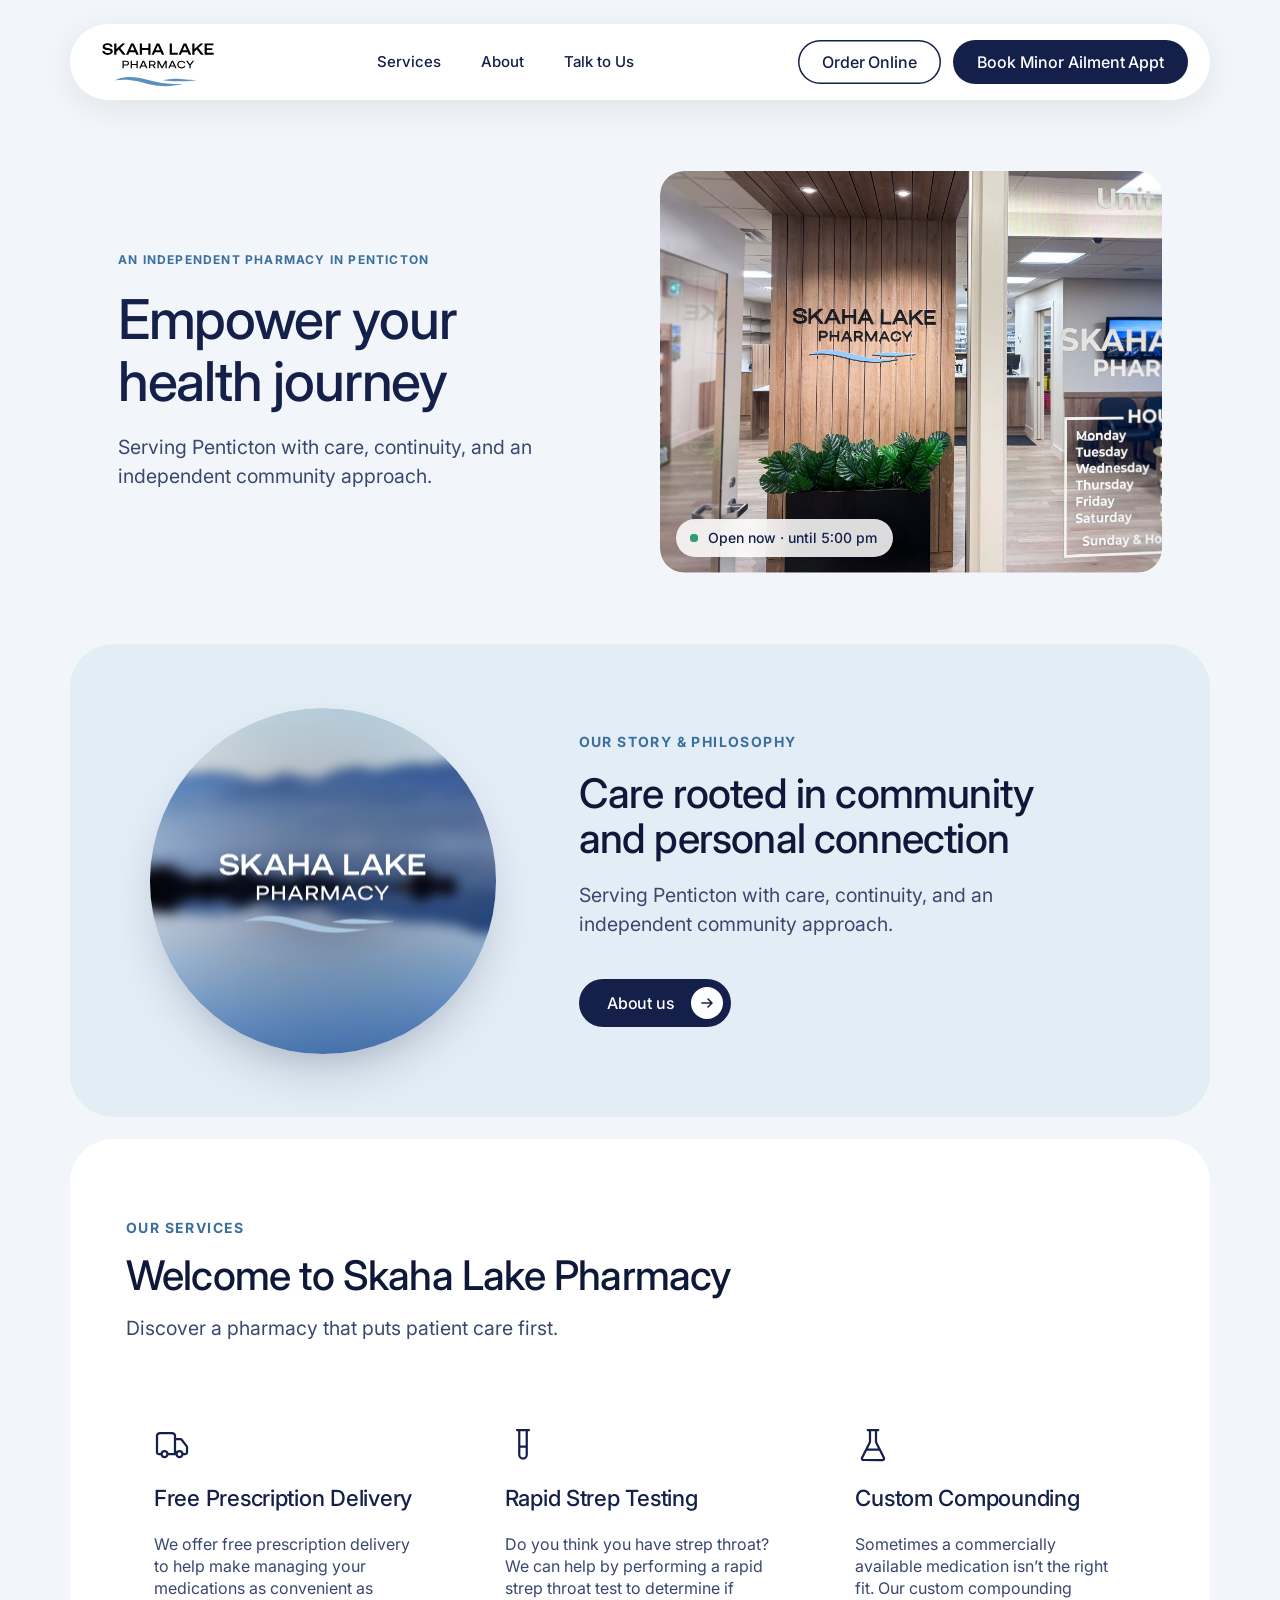
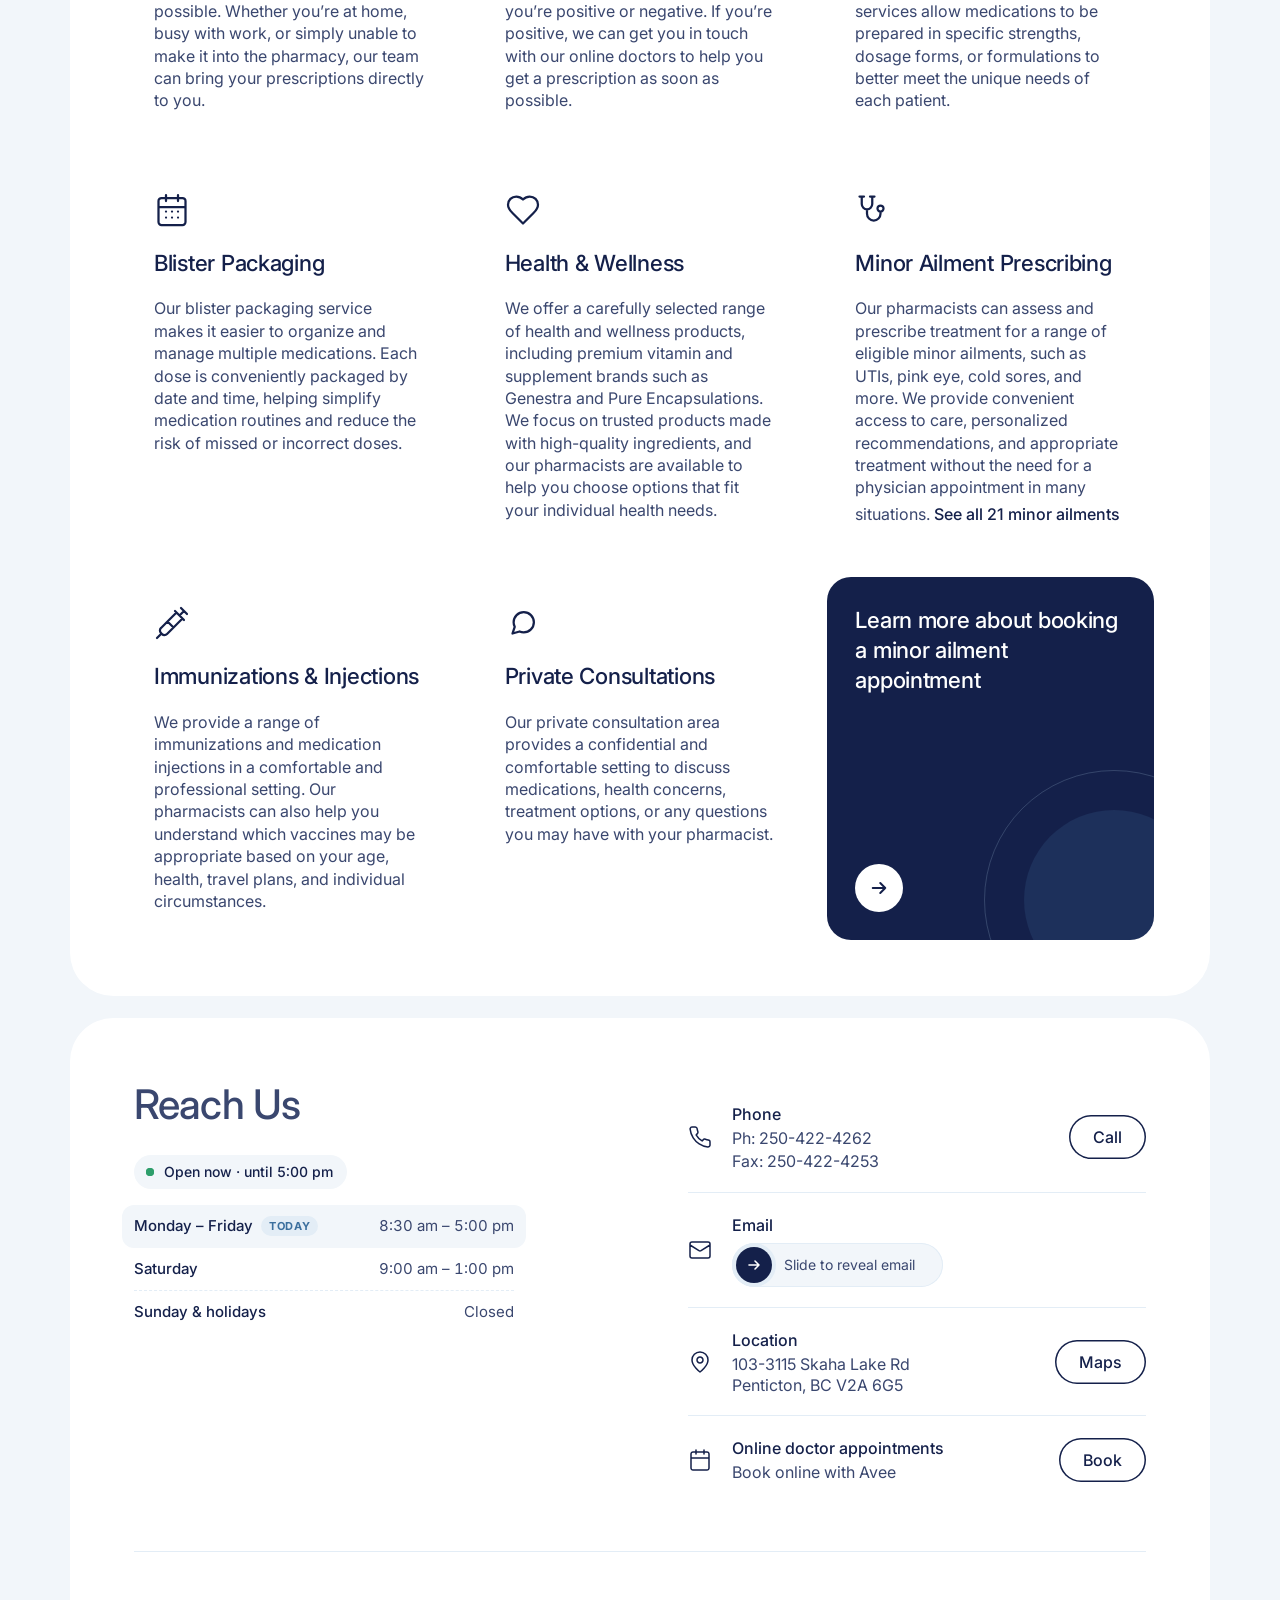
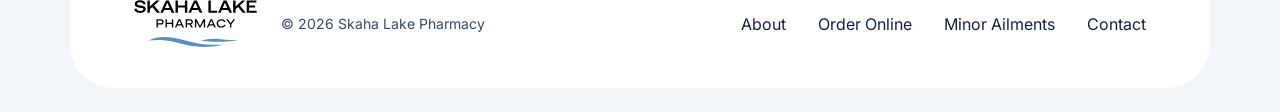
<file: public/index.html>
<!doctype html>
<html lang="en-CA">
<head>
<meta charset="utf-8">
<meta name="viewport" content="width=device-width, initial-scale=1, viewport-fit=cover">
<title>Skaha Lake Pharmacy | Independent Pharmacy in Penticton, BC</title>
<meta name="description" content="Independent community pharmacy on Skaha Lake Road in Penticton, BC. Free prescription delivery, rapid strep testing, minor ailment prescribing, compounding, blister packs and immunizations.">
<meta property="og:title" content="Skaha Lake Pharmacy | Independent Pharmacy in Penticton, BC">
<meta property="og:description" content="Personal, accessible care from an independent pharmacy on Skaha Lake Road. Free prescription delivery and online refills.">
<!-- @include head -->
<meta name="theme-color" content="#F2F6FA">
<meta name="format-detection" content="telephone=no">
<meta name="geo.region" content="CA-BC">
<meta name="geo.placename" content="Penticton">
<link rel="canonical" href="https://skahalakepharmacy.ca/">
<meta property="og:type" content="website">
<meta property="og:site_name" content="Skaha Lake Pharmacy">
<meta property="og:locale" content="en_CA">
<meta property="og:url" content="https://skahalakepharmacy.ca/">
<meta property="og:image" content="https://skahalakepharmacy.ca/assets/img/og-image.jpg">
<meta name="twitter:card" content="summary_large_image">
<link rel="icon" href="./favicon.svg" type="image/svg+xml">
<link rel="apple-touch-icon" href="./apple-touch-icon.png">
<link rel="manifest" href="./site.webmanifest">
<link rel="preconnect" href="https://fonts.googleapis.com">
<link rel="preconnect" href="https://fonts.gstatic.com" crossorigin>
<link rel="stylesheet" href="https://fonts.googleapis.com/css2?family=Inter:opsz,wght@14..32,400..700&amp;display=swap">
<link rel="stylesheet" href="./assets/css/site.css?v=762d85dd">
<script>
  document.documentElement.classList.add('js');
  if (document.prerendering) {
    document.documentElement.classList.add('is-prerendering');
    document.addEventListener('prerenderingchange', () => document.documentElement.classList.remove('is-prerendering'), { once: true });
  }
</script>
<script src="./assets/js/site.js?v=762d85dd" defer></script>
<script type="speculationrules">
  { "prerender": [{ "where": { "href_matches": "/*" }, "eagerness": "moderate" }] }
</script>
<script type="application/ld+json">
{
  "@context": "https://schema.org",
  "@type": "Pharmacy",
  "name": "Skaha Lake Pharmacy",
  "description": "Independent community pharmacy in Penticton, BC offering free prescription delivery, custom compounding, blister packaging, minor ailment prescribing, immunizations and private consultations.",
  "url": "https://skahalakepharmacy.ca/",
  "image": "https://skahalakepharmacy.ca/assets/img/skaha-lake-pharmacy-entrance.jpg",
  "logo": "https://skahalakepharmacy.ca/assets/img/logo.svg",
  "telephone": "+1-250-422-4262",
  "faxNumber": "+1-250-422-4253",
  "address": {
    "@type": "PostalAddress",
    "streetAddress": "103-3115 Skaha Lake Rd",
    "addressLocality": "Penticton",
    "addressRegion": "BC",
    "postalCode": "V2A 6G5",
    "addressCountry": "CA"
  },
  "hasMap": "https://www.google.com/maps/search/?api=1&query=103-3115+Skaha+Lake+Rd+Penticton+BC+V2A+6G5",
  "areaServed": { "@type": "City", "name": "Penticton" },
  "openingHoursSpecification": [
    { "@type": "OpeningHoursSpecification", "dayOfWeek": ["Monday", "Tuesday", "Wednesday", "Thursday", "Friday"], "opens": "08:30", "closes": "17:00" },
    { "@type": "OpeningHoursSpecification", "dayOfWeek": "Saturday", "opens": "09:00", "closes": "13:00" }
  ],
  "employee": { "@type": "Person", "name": "Chase Nickel", "jobTitle": "Pharmacist & Owner" },
  "makesOffer": [
    { "@type": "Offer", "itemOffered": { "@type": "Service", "name": "Free Prescription Delivery" } },
    { "@type": "Offer", "itemOffered": { "@type": "Service", "name": "Rapid Strep Testing" } },
    { "@type": "Offer", "itemOffered": { "@type": "Service", "name": "Health & Wellness Products" } },
    { "@type": "Offer", "itemOffered": { "@type": "Service", "name": "Custom Compounding" } },
    { "@type": "Offer", "itemOffered": { "@type": "Service", "name": "Blister Packaging" } },
    { "@type": "Offer", "itemOffered": { "@type": "Service", "name": "Minor Ailment Prescribing" } },
    { "@type": "Offer", "itemOffered": { "@type": "Service", "name": "Immunizations & Injections" } },
    { "@type": "Offer", "itemOffered": { "@type": "Service", "name": "Private Consultations" } }
  ]
}
</script>
<!-- @end head -->
</head>
<body>
<a class="skip-link" href="#main">Skip to content</a>
<div class="page">
<!-- @include nav -->
<header class="site-header" data-header>
  <nav class="nav" aria-label="Main" data-nav>
    <div class="nav__bar">
      <a class="nav__logo" href="./" aria-label="Skaha Lake Pharmacy home">
        <img src="./assets/img/logo.svg" width="112" height="44" alt="Skaha Lake Pharmacy">
      </a>
      <ul class="nav__links" role="list">
        <li><a class="nav__link" href="./#services">Services</a></li>
        <li><a class="nav__link" href="./about/">About</a></li>
        <li><a class="nav__link" href="#contact">Talk to Us</a></li>
      </ul>
      <div class="nav__actions">
        <a class="btn btn--outline btn--sm" href="./order-online/"><span class="btn__label">Order Online</span></a>
        <a class="btn btn--solid btn--sm" href="./minor-ailments/"><span class="btn__label">Book Minor Ailment Appt</span></a>
      </div>
      <button class="nav__toggle" type="button" aria-expanded="false" aria-controls="nav-drawer" aria-label="Open menu" data-nav-toggle>
        <span class="nav__toggle-line"></span>
        <span class="nav__toggle-line"></span>
      </button>
    </div>
    <div class="nav__drawer" id="nav-drawer" data-nav-drawer>
      <div class="nav__drawer-inner">
        <ul class="nav__drawer-links" role="list">
          <li><a href="./#services">Services</a></li>
          <li><a href="./about/">About</a></li>
          <li><a href="./order-online/">Order Online</a></li>
          <li><a href="#contact">Talk to Us</a></li>
        </ul>
        <div class="nav__drawer-actions">
          <a class="btn btn--solid" href="./minor-ailments/"><span class="btn__label">Book Minor Ailment Appt</span></a>
          <a class="btn btn--outline" href="tel:+12504224262"><span class="btn__label">Call 250-422-4262</span></a>
        </div>
      </div>
    </div>
  </nav>
</header>
<!-- @end nav -->

<main class="main" id="main">
  <section class="hero" aria-labelledby="hero-title">
    <div class="hero__content">
      <p class="brow" data-load>An independent pharmacy in Penticton</p>
      <h1 class="h1" id="hero-title" data-load="1">Empower your health journey</h1>
      <p class="lead" data-load="2">Serving Penticton with care, continuity, and an independent community approach.</p>
    </div>
    <figure class="hero__media" data-load-media>
      <img src="./assets/img/skaha-lake-pharmacy-entrance.jpg" width="1800" height="1440" alt="The entrance to Skaha Lake Pharmacy, Unit 103, with store hours on the glass door" fetchpriority="high">
      <p class="status-chip" data-open-status hidden><span class="status-dot" aria-hidden="true"></span><span data-open-text></span></p>
    </figure>
  </section>

  <section class="story-band band band--blue" aria-labelledby="story-title">
    <div class="story-band__visual" data-inview>
      <svg class="ripples" viewBox="0 0 100 100" aria-hidden="true">
        <circle cx="50" cy="50" r="50"/>
        <circle cx="50" cy="50" r="50"/>
        <circle cx="50" cy="50" r="50"/>
        <circle cx="50" cy="50" r="50"/>
      </svg>
      <div class="story-band__disc">
        <img class="story-band__photo" src="./assets/img/skaha-lake-penticton.png" width="600" height="600" alt="Calm morning on Skaha Lake, Penticton" loading="lazy">
        <img class="story-band__logo" src="./assets/img/logo-white.svg" width="300" height="117" alt="Skaha Lake Pharmacy">
      </div>
    </div>
    <div class="story-band__content">
      <p class="brow" data-reveal>Our Story &amp; Philosophy</p>
      <h2 class="h2" id="story-title" data-reveal>Care rooted in community and personal connection</h2>
      <p class="lead" data-reveal>Serving Penticton with care, continuity, and an independent community approach.</p>
      <div class="cta-row" data-reveal>
        <a class="btn btn--primary" href="./about/">
          About us
          <span class="btn__circle"><svg class="arrow" width="16" height="16" viewBox="0 0 16 16" aria-hidden="true"><path d="M3 8H13M9 12L13 8L9 4"/></svg></span>
        </a>
      </div>
    </div>
  </section>

  <section class="services band band--white" id="services" aria-labelledby="services-title">
    <header class="section-head">
      <p class="brow" data-reveal>Our services</p>
      <h2 class="h2" id="services-title" data-reveal>Welcome to Skaha Lake Pharmacy</h2>
      <p class="lead" data-reveal>Discover a pharmacy that puts patient care first.</p>
    </header>
    <ul class="service-grid" role="list">
      <li class="service" data-reveal>
        <span class="service__icon"><svg class="icon" width="36" height="36" aria-hidden="true"><use href="./assets/img/icons.svg#delivery"></use></svg></span>
        <h3 class="h3">Free Prescription Delivery</h3>
        <p>We offer free prescription delivery to help make managing your medications as convenient as possible. Whether you’re at home, busy with work, or simply unable to make it into the pharmacy, our team can bring your prescriptions directly to you.</p>
      </li>
      <li class="service" data-reveal>
        <span class="service__icon"><svg class="icon" width="36" height="36" aria-hidden="true"><use href="./assets/img/icons.svg#strep"></use></svg></span>
        <h3 class="h3">Rapid Strep Testing</h3>
        <p>Do you think you have strep throat? We can help by performing a rapid strep throat test to determine if you’re positive or negative. If you’re positive, we can get you in touch with our online doctors to help you get a prescription as soon as possible.</p>
      </li>
      <li class="service" data-reveal>
        <span class="service__icon"><svg class="icon" width="36" height="36" aria-hidden="true"><use href="./assets/img/icons.svg#compounding"></use></svg></span>
        <h3 class="h3">Custom Compounding</h3>
        <p>Sometimes a commercially available medication isn’t the right fit. Our custom compounding services allow medications to be prepared in specific strengths, dosage forms, or formulations to better meet the unique needs of each patient.</p>
      </li>
      <li class="service" data-reveal>
        <span class="service__icon"><svg class="icon" width="36" height="36" aria-hidden="true"><use href="./assets/img/icons.svg#blister"></use></svg></span>
        <h3 class="h3">Blister Packaging</h3>
        <p>Our blister packaging service makes it easier to organize and manage multiple medications. Each dose is conveniently packaged by date and time, helping simplify medication routines and reduce the risk of missed or incorrect doses.</p>
      </li>
      <li class="service" data-reveal>
        <span class="service__icon"><svg class="icon" width="36" height="36" aria-hidden="true"><use href="./assets/img/icons.svg#wellness"></use></svg></span>
        <h3 class="h3">Health &amp; Wellness</h3>
        <p>We offer a carefully selected range of health and wellness products, including premium vitamin and supplement brands such as Genestra and Pure Encapsulations. We focus on trusted products made with high-quality ingredients, and our pharmacists are available to help you choose options that fit your individual health needs.</p>
      </li>
      <li class="service" data-reveal>
        <span class="service__icon"><svg class="icon" width="36" height="36" aria-hidden="true"><use href="./assets/img/icons.svg#ailment"></use></svg></span>
        <h3 class="h3">Minor Ailment Prescribing</h3>
        <p>Our pharmacists can assess and prescribe treatment for a range of eligible minor ailments, such as UTIs, pink eye, cold sores, and more. We provide convenient access to care, personalized recommendations, and appropriate treatment without the need for a physician appointment in many situations. <a class="link service__more" href="./minor-ailments/">See all 21 minor ailments</a></p>
      </li>
      <li class="service" data-reveal>
        <span class="service__icon"><svg class="icon" width="36" height="36" aria-hidden="true"><use href="./assets/img/icons.svg#immunization"></use></svg></span>
        <h3 class="h3">Immunizations &amp; Injections</h3>
        <p>We provide a range of immunizations and medication injections in a comfortable and professional setting. Our pharmacists can also help you understand which vaccines may be appropriate based on your age, health, travel plans, and individual circumstances.</p>
      </li>
      <li class="service" data-reveal>
        <span class="service__icon"><svg class="icon" width="36" height="36" aria-hidden="true"><use href="./assets/img/icons.svg#consultation"></use></svg></span>
        <h3 class="h3">Private Consultations</h3>
        <p>Our private consultation area provides a confidential and comfortable setting to discuss medications, health concerns, treatment options, or any questions you may have with your pharmacist.</p>
      </li>
      <li class="service service--cta" data-reveal>
        <a class="tile-link" href="./minor-ailments/">
          <span class="h3">Learn more about booking a minor ailment appointment</span>
          <span class="tile-arrow"><svg class="arrow" width="20" height="20" viewBox="0 0 20 20" aria-hidden="true"><path d="M3.75 10H16.25M11.25 15L16.25 10L11.25 5"/></svg></span>
        </a>
      </li>
    </ul>
  </section>
</main>

<!-- @include footer -->
<footer class="footer band band--white" id="contact">
  <div class="footer__contact">
    <div class="footer__intro">
      <h2 class="h2 footer__title">Reach Us</h2>
      <div class="hours" data-hours>
        <p class="hours__status" data-open-status hidden><span class="status-dot" aria-hidden="true"></span><span data-open-text></span></p>
        <dl class="hours__list">
          <div class="hours__row" data-days="1,2,3,4,5"><dt>Monday – Friday</dt><dd>8:30 am – 5:00 pm</dd></div>
          <div class="hours__row" data-days="6"><dt>Saturday</dt><dd>9:00 am – 1:00 pm</dd></div>
          <div class="hours__row" data-days="0"><dt>Sunday &amp; holidays</dt><dd>Closed</dd></div>
        </dl>
      </div>
    </div>
    <address class="contact-rows">
      <div class="contact-row">
        <svg class="icon contact-row__icon" width="24" height="24" aria-hidden="true"><use href="./assets/img/icons.svg#phone"></use></svg>
        <div class="contact-row__text">
          <p class="contact-row__label">Phone</p>
          <p>Ph: <a class="link" href="tel:+12504224262">250-422-4262</a></p>
          <p>Fax: 250-422-4253</p>
        </div>
        <a class="btn btn--outline btn--sm" href="tel:+12504224262" aria-label="Call Skaha Lake Pharmacy"><span class="btn__label">Call</span></a>
      </div>
      <div class="contact-row">
        <svg class="icon contact-row__icon" width="24" height="24" aria-hidden="true"><use href="./assets/img/icons.svg?v=762d85dd#mail"></use></svg>
        <div class="contact-row__text">
          <p class="contact-row__label">Email</p>
          <noscript><p>Please call us for our email address.</p></noscript>
          <div class="email-reveal" data-email hidden>
            <div class="email-slide" data-email-slide>
              <span class="email-slide__fill" aria-hidden="true"></span>
              <span class="email-slide__hint" aria-hidden="true">Slide to reveal email</span>
              <button class="email-slide__handle" type="button" aria-label="Reveal email address" data-email-handle>
                <svg class="arrow" width="16" height="16" viewBox="0 0 16 16" aria-hidden="true"><path d="M3 8H13M9 12L13 8L9 4"/></svg>
              </button>
            </div>
            <p class="email-reveal__address" data-email-address hidden><a class="link" data-email-link></a></p>
          </div>
        </div>
      </div>
      <div class="contact-row">
        <svg class="icon contact-row__icon" width="24" height="24" aria-hidden="true"><use href="./assets/img/icons.svg#location"></use></svg>
        <div class="contact-row__text">
          <p class="contact-row__label">Location</p>
          <p>103-3115 Skaha Lake Rd<br>Penticton, BC V2A 6G5</p>
        </div>
        <a class="btn btn--outline btn--sm" href="https://www.google.com/maps/search/?api=1&amp;query=103-3115+Skaha+Lake+Rd+Penticton+BC+V2A+6G5" target="_blank" rel="noopener" aria-label="Open directions in Google Maps"><span class="btn__label">Maps</span></a>
      </div>
      <div class="contact-row">
        <svg class="icon contact-row__icon" width="24" height="24" aria-hidden="true"><use href="./assets/img/icons.svg#calendar"></use></svg>
        <div class="contact-row__text">
          <p class="contact-row__label">Online doctor appointments</p>
          <p>Book online with Avee</p>
        </div>
        <a class="btn btn--outline btn--sm" href="https://booking.avee.health/GKZ47" target="_blank" rel="noopener" aria-label="Book an online doctor appointment with Avee"><span class="btn__label">Book</span></a>
      </div>
    </address>
  </div>
  <div class="footer__bar">
    <div class="footer__brand">
      <a class="footer__logo" href="./" aria-label="Skaha Lake Pharmacy home">
        <img src="./assets/img/logo.svg" width="123" height="48" alt="Skaha Lake Pharmacy" loading="lazy">
      </a>
      <p class="footer__copy">© <span data-year>2026</span> Skaha Lake Pharmacy</p>
    </div>
    <ul class="footer__links" role="list">
      <li><a class="link" href="./about/">About</a></li>
      <li><a class="link" href="./order-online/">Order Online</a></li>
      <li><a class="link" href="./minor-ailments/">Minor Ailments</a></li>
      <li><a class="link" href="#contact">Contact</a></li>
    </ul>
  </div>
</footer>
<!-- @end footer -->
</div>
</body>
</html>
</file>
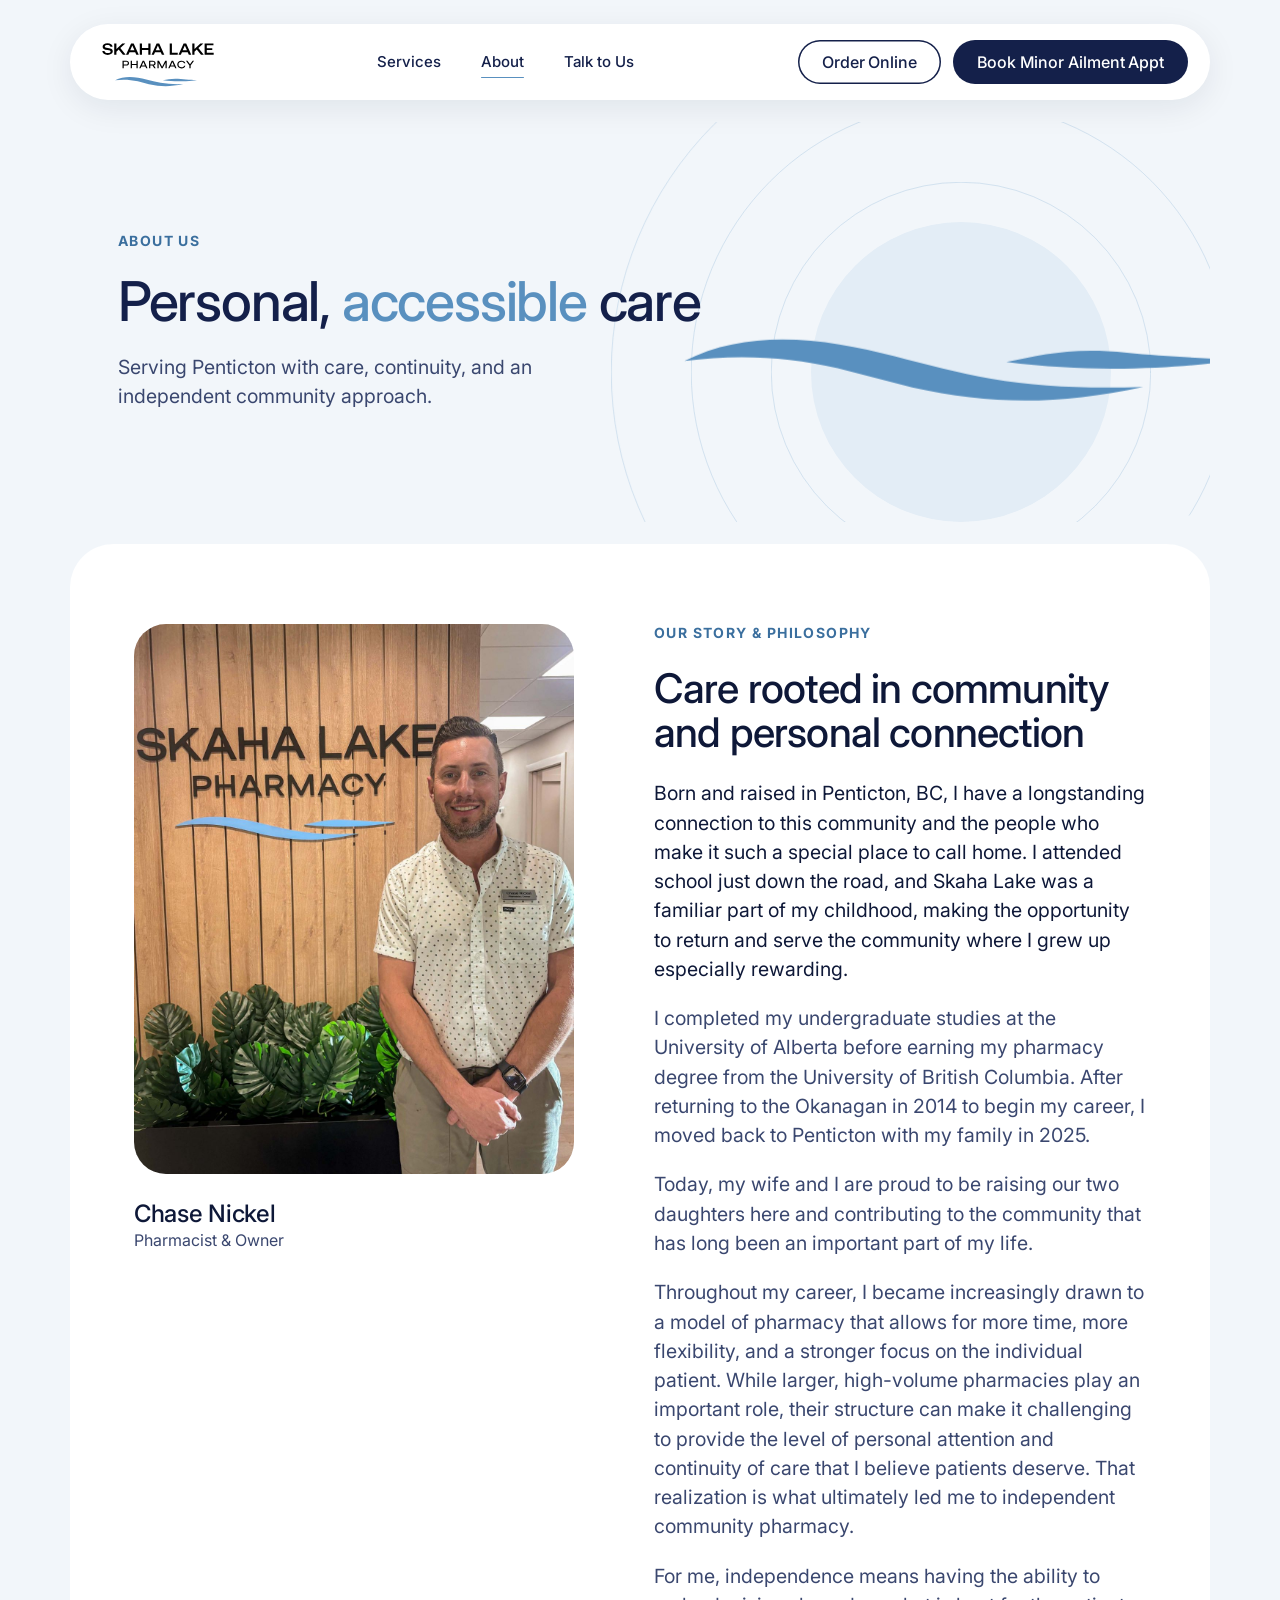
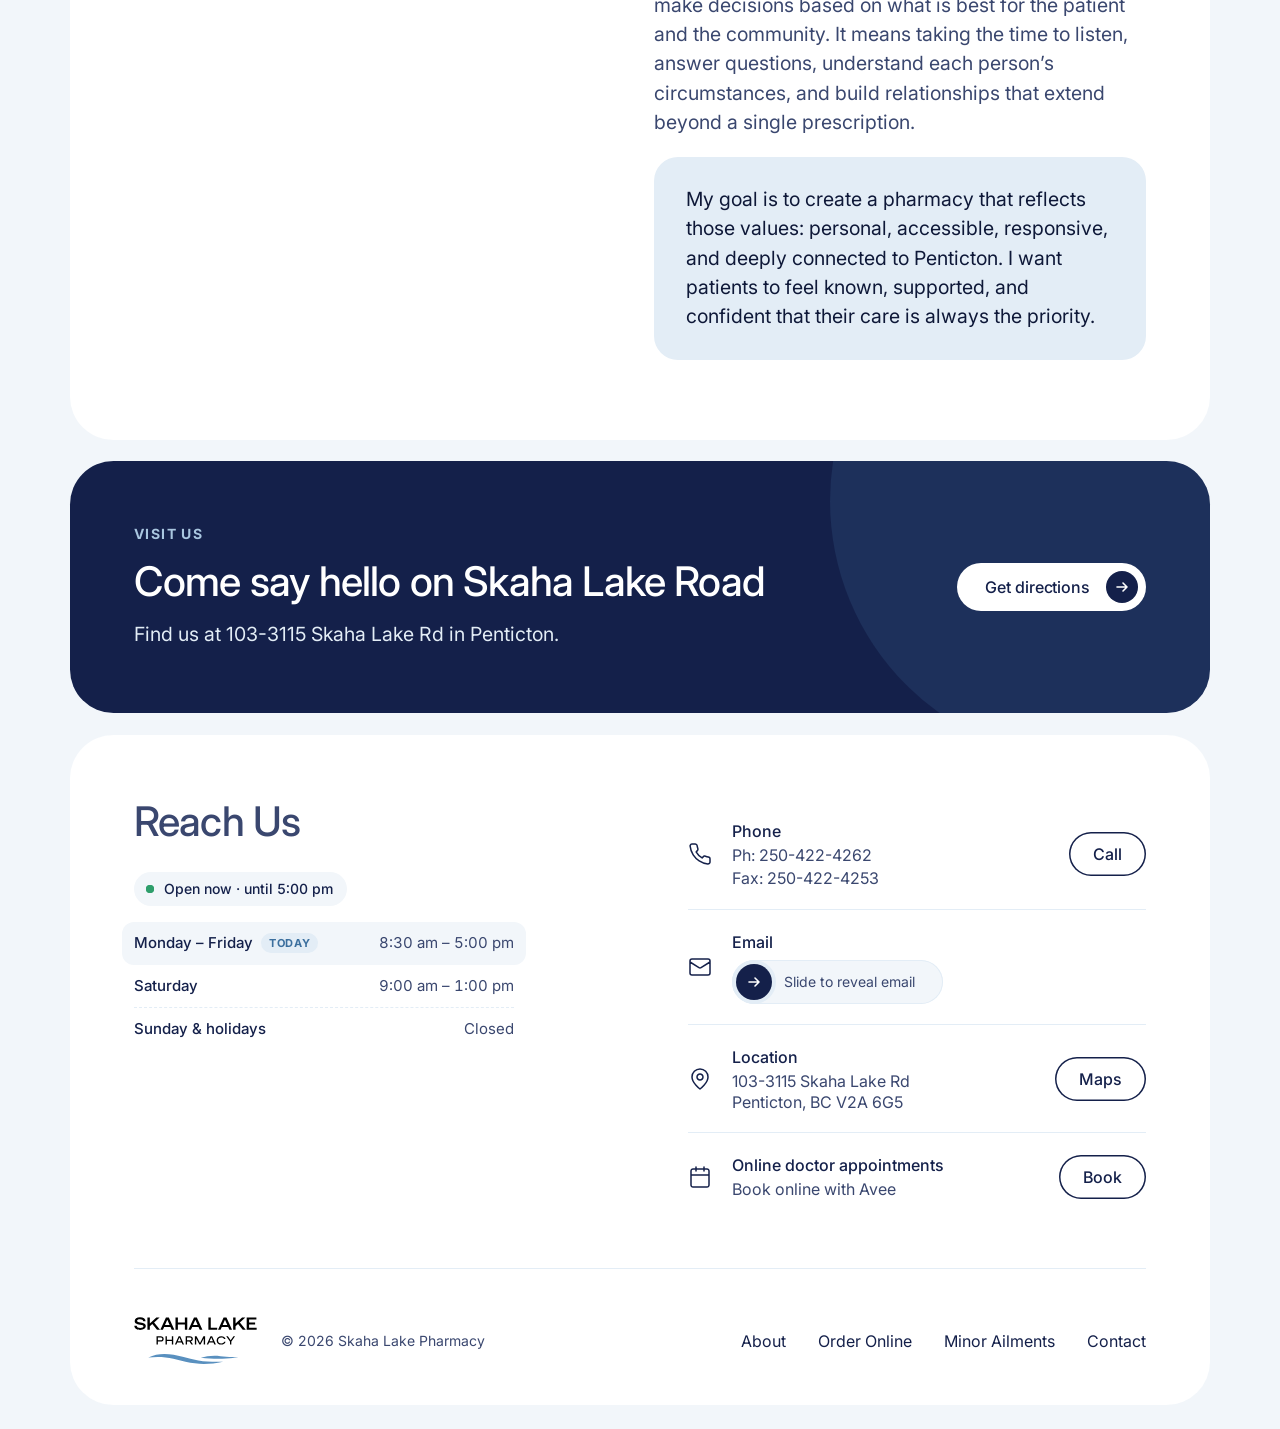
<file: public/about/index.html>
<!doctype html>
<html lang="en-CA">
<head>
<meta charset="utf-8">
<meta name="viewport" content="width=device-width, initial-scale=1, viewport-fit=cover">
<title>About Us | Skaha Lake Pharmacy, Penticton BC</title>
<meta name="description" content="Meet Chase Nickel, Penticton-born pharmacist and owner of Skaha Lake Pharmacy, an independent community pharmacy focused on personal, accessible care.">
<meta property="og:title" content="About Skaha Lake Pharmacy | Personal, accessible care in Penticton">
<meta property="og:description" content="Born and raised in Penticton, pharmacist Chase Nickel opened Skaha Lake Pharmacy to offer more time, flexibility and personal attention.">
<!-- @include head -->
<meta name="theme-color" content="#F2F6FA">
<meta name="format-detection" content="telephone=no">
<meta name="geo.region" content="CA-BC">
<meta name="geo.placename" content="Penticton">
<link rel="canonical" href="https://skahalakepharmacy.ca/about/">
<meta property="og:type" content="website">
<meta property="og:site_name" content="Skaha Lake Pharmacy">
<meta property="og:locale" content="en_CA">
<meta property="og:url" content="https://skahalakepharmacy.ca/about/">
<meta property="og:image" content="https://skahalakepharmacy.ca/assets/img/og-image.jpg">
<meta name="twitter:card" content="summary_large_image">
<link rel="icon" href="../favicon.svg" type="image/svg+xml">
<link rel="apple-touch-icon" href="../apple-touch-icon.png">
<link rel="manifest" href="../site.webmanifest">
<link rel="preconnect" href="https://fonts.googleapis.com">
<link rel="preconnect" href="https://fonts.gstatic.com" crossorigin>
<link rel="stylesheet" href="https://fonts.googleapis.com/css2?family=Inter:opsz,wght@14..32,400..700&amp;display=swap">
<link rel="stylesheet" href="../assets/css/site.css?v=762d85dd">
<script>
  document.documentElement.classList.add('js');
  if (document.prerendering) {
    document.documentElement.classList.add('is-prerendering');
    document.addEventListener('prerenderingchange', () => document.documentElement.classList.remove('is-prerendering'), { once: true });
  }
</script>
<script src="../assets/js/site.js?v=762d85dd" defer></script>
<script type="speculationrules">
  { "prerender": [{ "where": { "href_matches": "/*" }, "eagerness": "moderate" }] }
</script>
<script type="application/ld+json">
{
  "@context": "https://schema.org",
  "@type": "Pharmacy",
  "name": "Skaha Lake Pharmacy",
  "description": "Independent community pharmacy in Penticton, BC offering free prescription delivery, custom compounding, blister packaging, minor ailment prescribing, immunizations and private consultations.",
  "url": "https://skahalakepharmacy.ca/",
  "image": "https://skahalakepharmacy.ca/assets/img/skaha-lake-pharmacy-entrance.jpg",
  "logo": "https://skahalakepharmacy.ca/assets/img/logo.svg",
  "telephone": "+1-250-422-4262",
  "faxNumber": "+1-250-422-4253",
  "address": {
    "@type": "PostalAddress",
    "streetAddress": "103-3115 Skaha Lake Rd",
    "addressLocality": "Penticton",
    "addressRegion": "BC",
    "postalCode": "V2A 6G5",
    "addressCountry": "CA"
  },
  "hasMap": "https://www.google.com/maps/search/?api=1&query=103-3115+Skaha+Lake+Rd+Penticton+BC+V2A+6G5",
  "areaServed": { "@type": "City", "name": "Penticton" },
  "openingHoursSpecification": [
    { "@type": "OpeningHoursSpecification", "dayOfWeek": ["Monday", "Tuesday", "Wednesday", "Thursday", "Friday"], "opens": "08:30", "closes": "17:00" },
    { "@type": "OpeningHoursSpecification", "dayOfWeek": "Saturday", "opens": "09:00", "closes": "13:00" }
  ],
  "employee": { "@type": "Person", "name": "Chase Nickel", "jobTitle": "Pharmacist & Owner" },
  "makesOffer": [
    { "@type": "Offer", "itemOffered": { "@type": "Service", "name": "Free Prescription Delivery" } },
    { "@type": "Offer", "itemOffered": { "@type": "Service", "name": "Rapid Strep Testing" } },
    { "@type": "Offer", "itemOffered": { "@type": "Service", "name": "Health & Wellness Products" } },
    { "@type": "Offer", "itemOffered": { "@type": "Service", "name": "Custom Compounding" } },
    { "@type": "Offer", "itemOffered": { "@type": "Service", "name": "Blister Packaging" } },
    { "@type": "Offer", "itemOffered": { "@type": "Service", "name": "Minor Ailment Prescribing" } },
    { "@type": "Offer", "itemOffered": { "@type": "Service", "name": "Immunizations & Injections" } },
    { "@type": "Offer", "itemOffered": { "@type": "Service", "name": "Private Consultations" } }
  ]
}
</script>
<!-- @end head -->
</head>
<body>
<a class="skip-link" href="#main">Skip to content</a>
<div class="page">
<!-- @include nav -->
<header class="site-header" data-header>
  <nav class="nav" aria-label="Main" data-nav>
    <div class="nav__bar">
      <a class="nav__logo" href="../" aria-label="Skaha Lake Pharmacy home">
        <img src="../assets/img/logo.svg" width="112" height="44" alt="Skaha Lake Pharmacy">
      </a>
      <ul class="nav__links" role="list">
        <li><a class="nav__link" href="../#services">Services</a></li>
        <li><a class="nav__link" href="../about/" aria-current="page">About</a></li>
        <li><a class="nav__link" href="#contact">Talk to Us</a></li>
      </ul>
      <div class="nav__actions">
        <a class="btn btn--outline btn--sm" href="../order-online/"><span class="btn__label">Order Online</span></a>
        <a class="btn btn--solid btn--sm" href="../minor-ailments/"><span class="btn__label">Book Minor Ailment Appt</span></a>
      </div>
      <button class="nav__toggle" type="button" aria-expanded="false" aria-controls="nav-drawer" aria-label="Open menu" data-nav-toggle>
        <span class="nav__toggle-line"></span>
        <span class="nav__toggle-line"></span>
      </button>
    </div>
    <div class="nav__drawer" id="nav-drawer" data-nav-drawer>
      <div class="nav__drawer-inner">
        <ul class="nav__drawer-links" role="list">
          <li><a href="../#services">Services</a></li>
          <li><a href="../about/" aria-current="page">About</a></li>
          <li><a href="../order-online/">Order Online</a></li>
          <li><a href="#contact">Talk to Us</a></li>
        </ul>
        <div class="nav__drawer-actions">
          <a class="btn btn--solid" href="../minor-ailments/"><span class="btn__label">Book Minor Ailment Appt</span></a>
          <a class="btn btn--outline" href="tel:+12504224262"><span class="btn__label">Call 250-422-4262</span></a>
        </div>
      </div>
    </div>
  </nav>
</header>
<!-- @end nav -->

<main class="main" id="main">
  <section class="page-hero band" aria-labelledby="about-title">
    <div class="decor" aria-hidden="true">
      <span class="decor__disc"></span>
      <div class="rings" data-inview>
        <img class="ring ring--700" src="../assets/img/ring-700.svg" width="700" height="700" alt="">
        <img class="ring ring--540" src="../assets/img/ring-540.svg" width="540" height="540" alt="">
        <img class="ring ring--380" src="../assets/img/ring-380.svg" width="380" height="380" alt="">
      </div>
      <img class="decor__wave" src="../assets/img/wave-mark.svg" width="560" height="73" alt="">
    </div>
    <div class="page-hero__content">
      <p class="brow" data-load>About us</p>
      <h1 class="h1" id="about-title" data-load="1">Personal, <span class="accent">accessible</span> care</h1>
      <p class="lead" data-load="2">Serving Penticton with care, continuity, and an independent community approach.</p>
    </div>
  </section>

  <section class="story band band--white" aria-labelledby="story-title">
    <figure class="story__person" data-reveal>
      <div class="story__photo">
        <img src="../assets/img/chase-nickel-pharmacist-penticton.jpg" width="1200" height="1500" alt="Chase Nickel, pharmacist and owner, standing in front of the Skaha Lake Pharmacy sign" loading="lazy">
      </div>
      <figcaption>
        <p class="story__name">Chase Nickel</p>
        <p class="story__role">Pharmacist &amp; Owner</p>
      </figcaption>
    </figure>
    <div class="story__text">
      <p class="brow" data-reveal>Our Story &amp; Philosophy</p>
      <h2 class="h2" id="story-title" data-reveal>Care rooted in community and personal connection</h2>
      <div class="prose">
        <p data-reveal>Born and raised in Penticton, BC, I have a longstanding connection to this community and the people who make it such a special place to call home. I attended school just down the road, and Skaha Lake was a familiar part of my childhood, making the opportunity to return and serve the community where I grew up especially rewarding.</p>
        <p data-reveal>I completed my undergraduate studies at the University of Alberta before earning my pharmacy degree from the University of British Columbia. After returning to the Okanagan in 2014 to begin my career, I moved back to Penticton with my family in 2025.</p>
        <p data-reveal>Today, my wife and I are proud to be raising our two daughters here and contributing to the community that has long been an important part of my life.</p>
        <p data-reveal>Throughout my career, I became increasingly drawn to a model of pharmacy that allows for more time, more flexibility, and a stronger focus on the individual patient. While larger, high-volume pharmacies play an important role, their structure can make it challenging to provide the level of personal attention and continuity of care that I believe patients deserve. That realization is what ultimately led me to independent community pharmacy.</p>
        <p data-reveal>For me, independence means having the ability to make decisions based on what is best for the patient and the community. It means taking the time to listen, answer questions, understand each person’s circumstances, and build relationships that extend beyond a single prescription.</p>
        <p class="callout" data-reveal>My goal is to create a pharmacy that reflects those values: personal, accessible, responsive, and deeply connected to Penticton. I want patients to feel known, supported, and confident that their care is always the priority.</p>
      </div>
    </div>
  </section>

  <section class="cta-band band band--navy" aria-labelledby="visit-title">
    <div class="cta-band__copy">
      <p class="brow brow--light" data-reveal>Visit us</p>
      <h2 class="h2" id="visit-title" data-reveal>Come say hello on Skaha Lake Road</h2>
      <p class="lead" data-reveal>Find us at 103-3115 Skaha Lake Rd in Penticton.</p>
    </div>
    <div class="cta-row" data-reveal>
      <a class="btn btn--primary btn--light" href="https://www.google.com/maps/search/?api=1&amp;query=103-3115+Skaha+Lake+Rd+Penticton+BC+V2A+6G5" target="_blank" rel="noopener">
        Get directions
        <span class="btn__circle"><svg class="arrow" width="16" height="16" viewBox="0 0 16 16" aria-hidden="true"><path d="M3 8H13M9 12L13 8L9 4"/></svg></span>
      </a>
    </div>
  </section>
</main>

<!-- @include footer -->
<footer class="footer band band--white" id="contact">
  <div class="footer__contact">
    <div class="footer__intro">
      <h2 class="h2 footer__title">Reach Us</h2>
      <div class="hours" data-hours>
        <p class="hours__status" data-open-status hidden><span class="status-dot" aria-hidden="true"></span><span data-open-text></span></p>
        <dl class="hours__list">
          <div class="hours__row" data-days="1,2,3,4,5"><dt>Monday – Friday</dt><dd>8:30 am – 5:00 pm</dd></div>
          <div class="hours__row" data-days="6"><dt>Saturday</dt><dd>9:00 am – 1:00 pm</dd></div>
          <div class="hours__row" data-days="0"><dt>Sunday &amp; holidays</dt><dd>Closed</dd></div>
        </dl>
      </div>
    </div>
    <address class="contact-rows">
      <div class="contact-row">
        <svg class="icon contact-row__icon" width="24" height="24" aria-hidden="true"><use href="../assets/img/icons.svg#phone"></use></svg>
        <div class="contact-row__text">
          <p class="contact-row__label">Phone</p>
          <p>Ph: <a class="link" href="tel:+12504224262">250-422-4262</a></p>
          <p>Fax: 250-422-4253</p>
        </div>
        <a class="btn btn--outline btn--sm" href="tel:+12504224262" aria-label="Call Skaha Lake Pharmacy"><span class="btn__label">Call</span></a>
      </div>
      <div class="contact-row">
        <svg class="icon contact-row__icon" width="24" height="24" aria-hidden="true"><use href="../assets/img/icons.svg?v=762d85dd#mail"></use></svg>
        <div class="contact-row__text">
          <p class="contact-row__label">Email</p>
          <noscript><p>Please call us for our email address.</p></noscript>
          <div class="email-reveal" data-email hidden>
            <div class="email-slide" data-email-slide>
              <span class="email-slide__fill" aria-hidden="true"></span>
              <span class="email-slide__hint" aria-hidden="true">Slide to reveal email</span>
              <button class="email-slide__handle" type="button" aria-label="Reveal email address" data-email-handle>
                <svg class="arrow" width="16" height="16" viewBox="0 0 16 16" aria-hidden="true"><path d="M3 8H13M9 12L13 8L9 4"/></svg>
              </button>
            </div>
            <p class="email-reveal__address" data-email-address hidden><a class="link" data-email-link></a></p>
          </div>
        </div>
      </div>
      <div class="contact-row">
        <svg class="icon contact-row__icon" width="24" height="24" aria-hidden="true"><use href="../assets/img/icons.svg#location"></use></svg>
        <div class="contact-row__text">
          <p class="contact-row__label">Location</p>
          <p>103-3115 Skaha Lake Rd<br>Penticton, BC V2A 6G5</p>
        </div>
        <a class="btn btn--outline btn--sm" href="https://www.google.com/maps/search/?api=1&amp;query=103-3115+Skaha+Lake+Rd+Penticton+BC+V2A+6G5" target="_blank" rel="noopener" aria-label="Open directions in Google Maps"><span class="btn__label">Maps</span></a>
      </div>
      <div class="contact-row">
        <svg class="icon contact-row__icon" width="24" height="24" aria-hidden="true"><use href="../assets/img/icons.svg#calendar"></use></svg>
        <div class="contact-row__text">
          <p class="contact-row__label">Online doctor appointments</p>
          <p>Book online with Avee</p>
        </div>
        <a class="btn btn--outline btn--sm" href="https://booking.avee.health/GKZ47" target="_blank" rel="noopener" aria-label="Book an online doctor appointment with Avee"><span class="btn__label">Book</span></a>
      </div>
    </address>
  </div>
  <div class="footer__bar">
    <div class="footer__brand">
      <a class="footer__logo" href="../" aria-label="Skaha Lake Pharmacy home">
        <img src="../assets/img/logo.svg" width="123" height="48" alt="Skaha Lake Pharmacy" loading="lazy">
      </a>
      <p class="footer__copy">© <span data-year>2026</span> Skaha Lake Pharmacy</p>
    </div>
    <ul class="footer__links" role="list">
      <li><a class="link" href="../about/">About</a></li>
      <li><a class="link" href="../order-online/">Order Online</a></li>
      <li><a class="link" href="../minor-ailments/">Minor Ailments</a></li>
      <li><a class="link" href="#contact">Contact</a></li>
    </ul>
  </div>
</footer>
<!-- @end footer -->
</div>
</body>
</html>
</file>
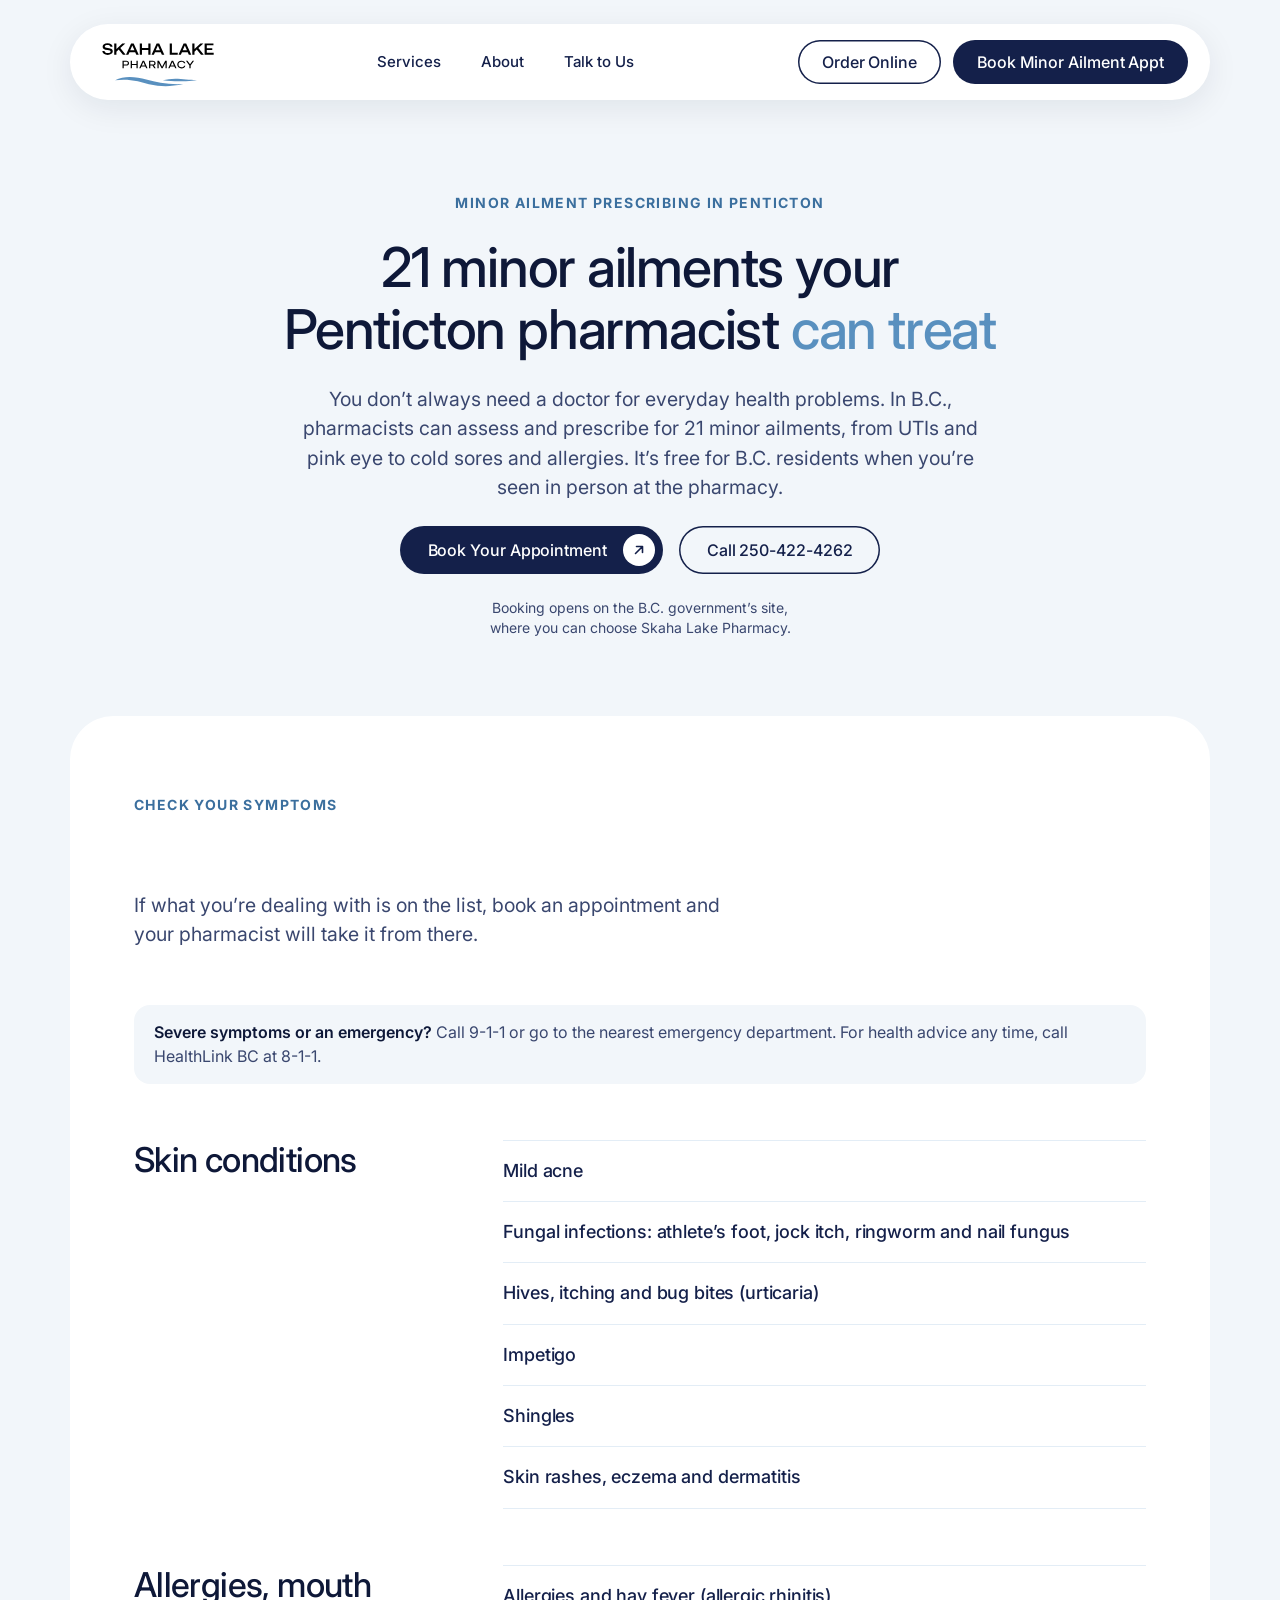
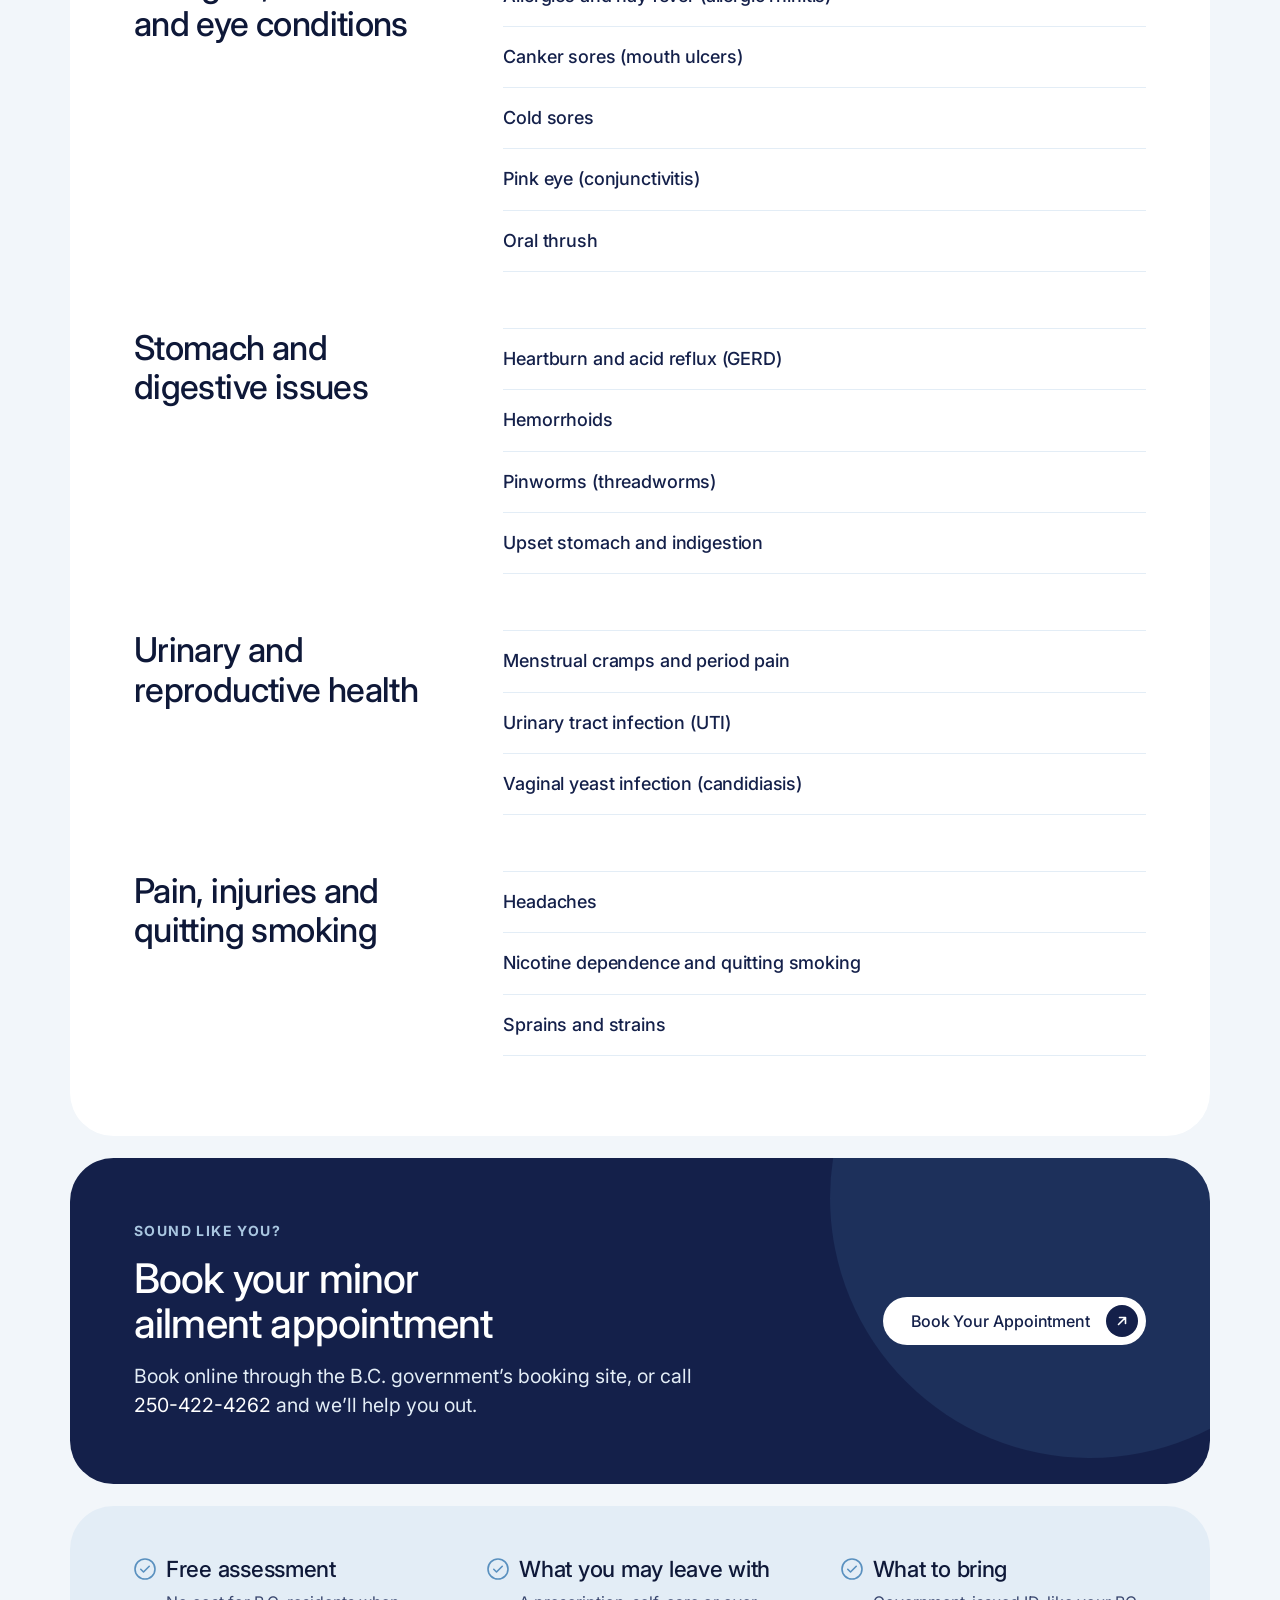
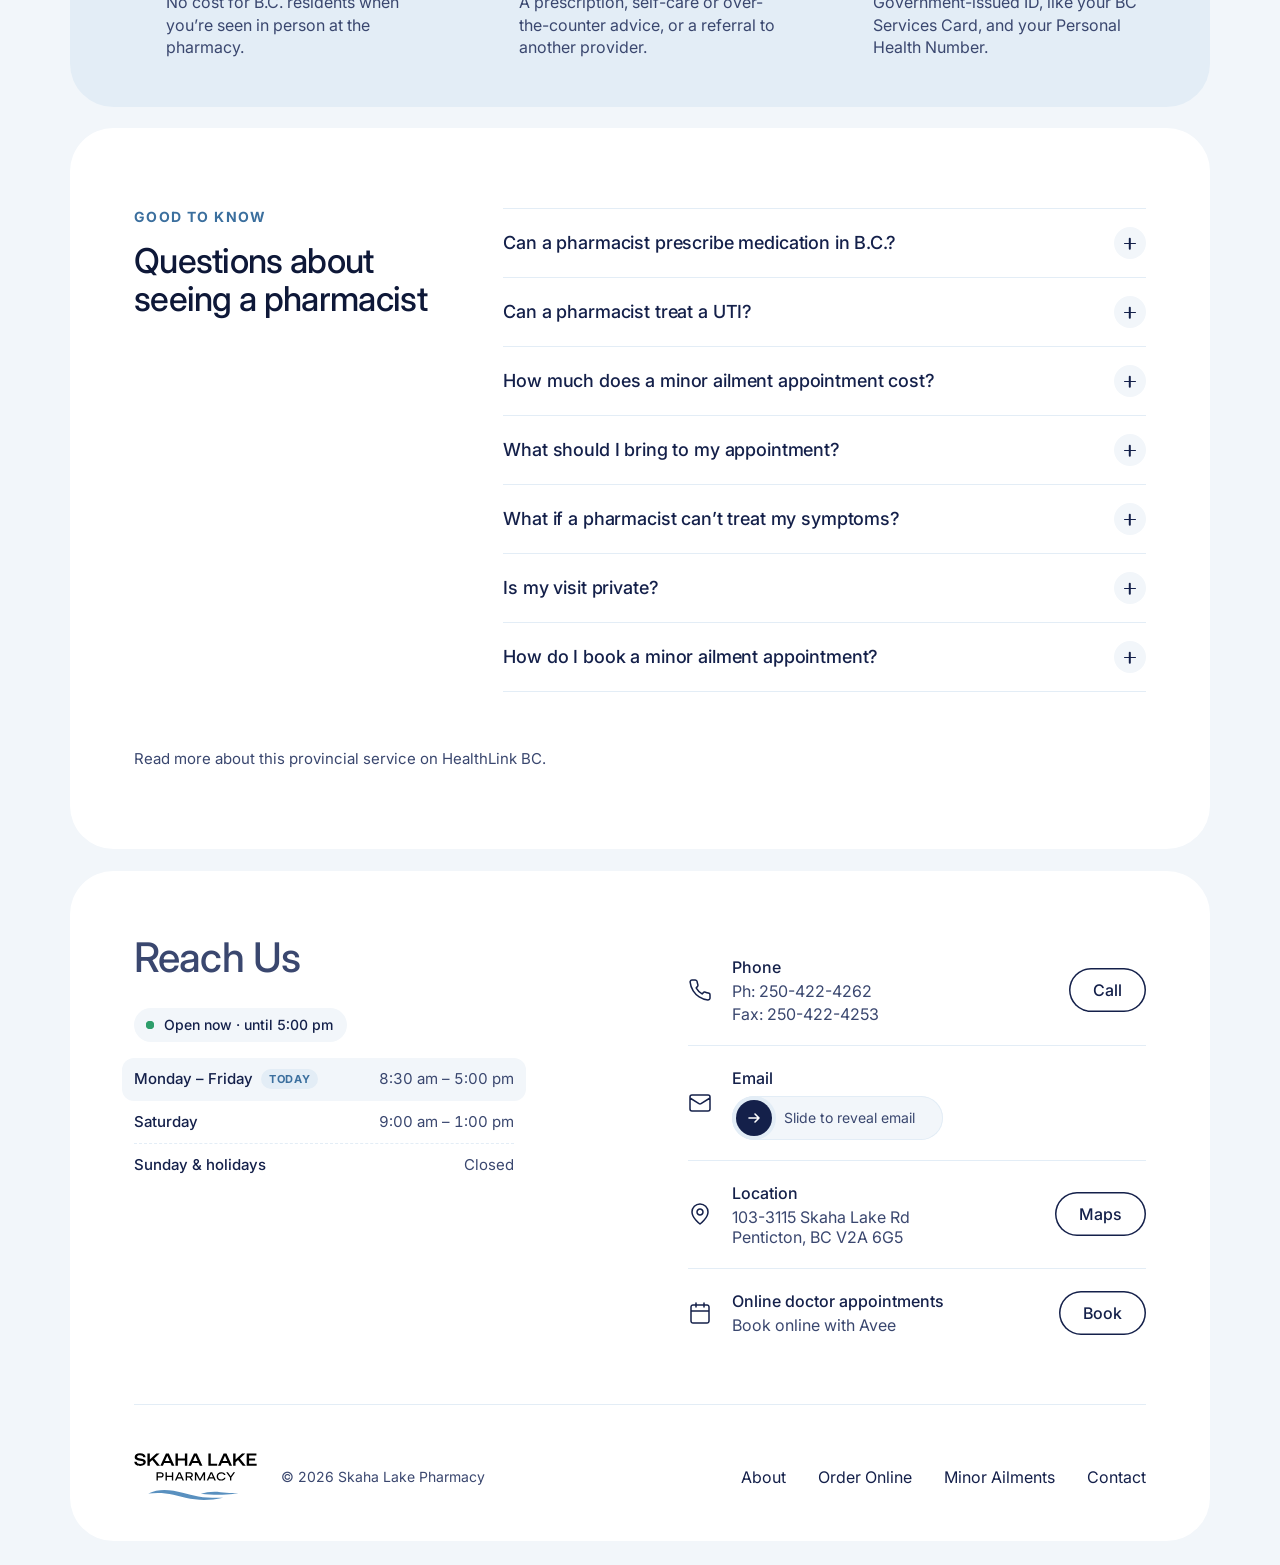
<file: public/minor-ailments/index.html>
<!doctype html>
<html lang="en-CA">
<head>
<meta charset="utf-8">
<meta name="viewport" content="width=device-width, initial-scale=1, viewport-fit=cover">
<title>Minor Ailment Prescribing in Penticton | Skaha Lake Pharmacy</title>
<meta name="description" content="See a pharmacist in Penticton for UTIs, pink eye, cold sores, allergies, shingles and more. Free for B.C. residents. See all 21 minor ailments and book online.">
<meta property="og:title" content="21 minor ailments a pharmacist can treat | Skaha Lake Pharmacy, Penticton">
<meta property="og:description" content="UTIs, pink eye, cold sores, allergies and more. Check your symptoms, then book a free minor ailment appointment in Penticton.">
<!-- @include head -->
<meta name="theme-color" content="#F2F6FA">
<meta name="format-detection" content="telephone=no">
<meta name="geo.region" content="CA-BC">
<meta name="geo.placename" content="Penticton">
<link rel="canonical" href="https://skahalakepharmacy.ca/minor-ailments/">
<meta property="og:type" content="website">
<meta property="og:site_name" content="Skaha Lake Pharmacy">
<meta property="og:locale" content="en_CA">
<meta property="og:url" content="https://skahalakepharmacy.ca/minor-ailments/">
<meta property="og:image" content="https://skahalakepharmacy.ca/assets/img/og-image.jpg">
<meta name="twitter:card" content="summary_large_image">
<link rel="icon" href="../favicon.svg" type="image/svg+xml">
<link rel="apple-touch-icon" href="../apple-touch-icon.png">
<link rel="manifest" href="../site.webmanifest">
<link rel="preconnect" href="https://fonts.googleapis.com">
<link rel="preconnect" href="https://fonts.gstatic.com" crossorigin>
<link rel="stylesheet" href="https://fonts.googleapis.com/css2?family=Inter:opsz,wght@14..32,400..700&amp;display=swap">
<link rel="stylesheet" href="../assets/css/site.css?v=762d85dd">
<script>
  document.documentElement.classList.add('js');
  if (document.prerendering) {
    document.documentElement.classList.add('is-prerendering');
    document.addEventListener('prerenderingchange', () => document.documentElement.classList.remove('is-prerendering'), { once: true });
  }
</script>
<script src="../assets/js/site.js?v=762d85dd" defer></script>
<script type="speculationrules">
  { "prerender": [{ "where": { "href_matches": "/*" }, "eagerness": "moderate" }] }
</script>
<script type="application/ld+json">
{
  "@context": "https://schema.org",
  "@type": "Pharmacy",
  "name": "Skaha Lake Pharmacy",
  "description": "Independent community pharmacy in Penticton, BC offering free prescription delivery, custom compounding, blister packaging, minor ailment prescribing, immunizations and private consultations.",
  "url": "https://skahalakepharmacy.ca/",
  "image": "https://skahalakepharmacy.ca/assets/img/skaha-lake-pharmacy-entrance.jpg",
  "logo": "https://skahalakepharmacy.ca/assets/img/logo.svg",
  "telephone": "+1-250-422-4262",
  "faxNumber": "+1-250-422-4253",
  "address": {
    "@type": "PostalAddress",
    "streetAddress": "103-3115 Skaha Lake Rd",
    "addressLocality": "Penticton",
    "addressRegion": "BC",
    "postalCode": "V2A 6G5",
    "addressCountry": "CA"
  },
  "hasMap": "https://www.google.com/maps/search/?api=1&query=103-3115+Skaha+Lake+Rd+Penticton+BC+V2A+6G5",
  "areaServed": { "@type": "City", "name": "Penticton" },
  "openingHoursSpecification": [
    { "@type": "OpeningHoursSpecification", "dayOfWeek": ["Monday", "Tuesday", "Wednesday", "Thursday", "Friday"], "opens": "08:30", "closes": "17:00" },
    { "@type": "OpeningHoursSpecification", "dayOfWeek": "Saturday", "opens": "09:00", "closes": "13:00" }
  ],
  "employee": { "@type": "Person", "name": "Chase Nickel", "jobTitle": "Pharmacist & Owner" },
  "makesOffer": [
    { "@type": "Offer", "itemOffered": { "@type": "Service", "name": "Free Prescription Delivery" } },
    { "@type": "Offer", "itemOffered": { "@type": "Service", "name": "Rapid Strep Testing" } },
    { "@type": "Offer", "itemOffered": { "@type": "Service", "name": "Health & Wellness Products" } },
    { "@type": "Offer", "itemOffered": { "@type": "Service", "name": "Custom Compounding" } },
    { "@type": "Offer", "itemOffered": { "@type": "Service", "name": "Blister Packaging" } },
    { "@type": "Offer", "itemOffered": { "@type": "Service", "name": "Minor Ailment Prescribing" } },
    { "@type": "Offer", "itemOffered": { "@type": "Service", "name": "Immunizations & Injections" } },
    { "@type": "Offer", "itemOffered": { "@type": "Service", "name": "Private Consultations" } }
  ]
}
</script>
<!-- @end head -->
<script type="application/ld+json">
{
  "@context": "https://schema.org",
  "@graph": [
    {
      "@type": "MedicalWebPage",
      "name": "Minor ailment prescribing in Penticton, BC",
      "url": "https://skahalakepharmacy.ca/minor-ailments/",
      "inLanguage": "en-CA",
      "audience": { "@type": "MedicalAudience", "audienceType": "Patient" },
      "isPartOf": { "@type": "WebSite", "name": "Skaha Lake Pharmacy", "url": "https://skahalakepharmacy.ca/" },
      "about": [
        { "@type": "MedicalCondition", "name": "Acne" },
        { "@type": "MedicalCondition", "name": "Allergies and hay fever", "alternateName": "Allergic rhinitis" },
        { "@type": "MedicalCondition", "name": "Canker sores", "alternateName": "Oral ulcers" },
        { "@type": "MedicalCondition", "name": "Cold sores" },
        { "@type": "MedicalCondition", "name": "Fungal infections", "alternateName": ["Athlete's foot", "Jock itch", "Ringworm", "Nail fungus"] },
        { "@type": "MedicalCondition", "name": "Headaches" },
        { "@type": "MedicalCondition", "name": "Heartburn", "alternateName": ["Acid reflux", "GERD"] },
        { "@type": "MedicalCondition", "name": "Hemorrhoids" },
        { "@type": "MedicalCondition", "name": "Hives and itching", "alternateName": "Urticaria" },
        { "@type": "MedicalCondition", "name": "Impetigo" },
        { "@type": "MedicalCondition", "name": "Menstrual pain" },
        { "@type": "MedicalCondition", "name": "Nicotine dependence" },
        { "@type": "MedicalCondition", "name": "Pink eye", "alternateName": "Conjunctivitis" },
        { "@type": "MedicalCondition", "name": "Pinworms", "alternateName": "Threadworms" },
        { "@type": "MedicalCondition", "name": "Shingles" },
        { "@type": "MedicalCondition", "name": "Skin rash", "alternateName": ["Eczema", "Dermatitis"] },
        { "@type": "MedicalCondition", "name": "Sprains and strains" },
        { "@type": "MedicalCondition", "name": "Oral thrush" },
        { "@type": "MedicalCondition", "name": "Upset stomach", "alternateName": "Indigestion" },
        { "@type": "MedicalCondition", "name": "Urinary tract infection", "alternateName": "UTI" },
        { "@type": "MedicalCondition", "name": "Vaginal yeast infection", "alternateName": "Vaginal candidiasis" }
      ]
    },
    {
      "@type": "FAQPage",
      "mainEntity": [
        { "@type": "Question", "name": "Can a pharmacist prescribe medication in B.C.?", "acceptedAnswer": { "@type": "Answer", "text": "Yes. B.C. pharmacists can assess and prescribe for 21 minor ailments, including uncomplicated UTIs, pink eye, cold sores and allergies. You don't need to see a doctor first." } },
        { "@type": "Question", "name": "Can a pharmacist treat a UTI?", "acceptedAnswer": { "@type": "Answer", "text": "Often, yes. A pharmacist can assess and treat an uncomplicated urinary tract infection. If you're pregnant or male, or your UTI is complicated, you'll need to see a physician or nurse practitioner." } },
        { "@type": "Question", "name": "How much does a minor ailment appointment cost?", "acceptedAnswer": { "@type": "Answer", "text": "The assessment is free for B.C. residents when it's done in person at a pharmacy. If you're prescribed medication, you may pay for it depending on your coverage, such as Fair PharmaCare." } },
        { "@type": "Question", "name": "What should I bring to my appointment?", "acceptedAnswer": { "@type": "Answer", "text": "Bring government-issued ID, like your BC Services Card, and your Personal Health Number (PHN)." } },
        { "@type": "Question", "name": "What if a pharmacist can't treat my symptoms?", "acceptedAnswer": { "@type": "Answer", "text": "Your pharmacist will tell you and point you to the right care, whether that's a doctor, nurse practitioner or urgent care. Your visit might also end with self-care advice or an over-the-counter product instead of a prescription." } },
        { "@type": "Question", "name": "Is my visit private?", "acceptedAnswer": { "@type": "Answer", "text": "Yes. Pharmacists follow the same confidentiality rules as your family doctor, and we have a private consultation area for your appointment." } },
        { "@type": "Question", "name": "How do I book a minor ailment appointment?", "acceptedAnswer": { "@type": "Answer", "text": "Book online through the B.C. government's booking site or call us at 250-422-4262. For help with online booking, call Service BC at 1-833-882-0022, Monday to Friday, 8 am to 4:30 pm." } }
      ]
    }
  ]
}
</script>
</head>
<body>
<a class="skip-link" href="#main">Skip to content</a>
<div class="page">
<!-- @include nav -->
<header class="site-header" data-header>
  <nav class="nav" aria-label="Main" data-nav>
    <div class="nav__bar">
      <a class="nav__logo" href="../" aria-label="Skaha Lake Pharmacy home">
        <img src="../assets/img/logo.svg" width="112" height="44" alt="Skaha Lake Pharmacy">
      </a>
      <ul class="nav__links" role="list">
        <li><a class="nav__link" href="../#services">Services</a></li>
        <li><a class="nav__link" href="../about/">About</a></li>
        <li><a class="nav__link" href="#contact">Talk to Us</a></li>
      </ul>
      <div class="nav__actions">
        <a class="btn btn--outline btn--sm" href="../order-online/"><span class="btn__label">Order Online</span></a>
        <a class="btn btn--solid btn--sm" href="https://www.bookapharmacist.gov.bc.ca/minorail/s/" target="_blank" rel="noopener"><span class="btn__label">Book Minor Ailment Appt</span></a>
      </div>
      <button class="nav__toggle" type="button" aria-expanded="false" aria-controls="nav-drawer" aria-label="Open menu" data-nav-toggle>
        <span class="nav__toggle-line"></span>
        <span class="nav__toggle-line"></span>
      </button>
    </div>
    <div class="nav__drawer" id="nav-drawer" data-nav-drawer>
      <div class="nav__drawer-inner">
        <ul class="nav__drawer-links" role="list">
          <li><a href="../#services">Services</a></li>
          <li><a href="../about/">About</a></li>
          <li><a href="../order-online/">Order Online</a></li>
          <li><a href="#contact">Talk to Us</a></li>
        </ul>
        <div class="nav__drawer-actions">
          <a class="btn btn--solid" href="https://www.bookapharmacist.gov.bc.ca/minorail/s/" target="_blank" rel="noopener"><span class="btn__label">Book Minor Ailment Appt</span></a>
          <a class="btn btn--outline" href="tel:+12504224262"><span class="btn__label">Call 250-422-4262</span></a>
        </div>
      </div>
    </div>
  </nav>
</header>
<!-- @end nav -->

<main class="main" id="main">
  <section class="order-hero ailments-hero" aria-labelledby="ailments-title">
    <p class="brow" data-load>Minor ailment prescribing in Penticton</p>
    <h1 class="h1" id="ailments-title" data-load="1">21 minor ailments your Penticton pharmacist <span class="accent">can treat</span></h1>
    <p class="lead" data-load="2">You don’t always need a doctor for everyday health problems. In B.C., pharmacists can assess and prescribe for 21 minor ailments, from UTIs and pink eye to cold sores and allergies. It’s free for B.C. residents when you’re seen in person at the pharmacy.</p>
    <div class="cta-row ailments-hero__actions" data-load="3">
      <a class="btn btn--primary" href="https://www.bookapharmacist.gov.bc.ca/minorail/s/" target="_blank" rel="noopener">
        Book Your Appointment
        <span class="btn__circle"><svg class="arrow arrow--out" width="16" height="16" viewBox="0 0 16 16" aria-hidden="true"><path d="M4.5 11.5L11.5 4.5M5.5 4.5H11.5V10.5"/></svg></span>
      </a>
      <a class="btn btn--outline" href="tel:+12504224262"><span class="btn__label">Call 250-422-4262</span></a>
    </div>
    <p class="ailments-hero__note" data-load="3">Booking opens on the B.C. government’s site, where you can choose Skaha Lake Pharmacy.</p>
  </section>

  <section class="ailments band band--white" aria-labelledby="list-title">
    <header class="section-head">
      <p class="brow" data-reveal>Check your symptoms</p>
      <h2 class="h2" id="list-title" data-reveal>Is your condition on the list?</h2>
      <p class="lead" data-reveal>If what you’re dealing with is on the list, book an appointment and your pharmacist will take it from there.</p>
    </header>

    <p class="ailments__alert" role="note" data-reveal><strong>Severe symptoms or an emergency?</strong> Call 9-1-1 or go to the nearest emergency department. For health advice any time, call HealthLink BC at <a class="link" href="tel:811">8-1-1</a>.</p>

    <div class="ailment-group" data-reveal>
      <h2 class="ailment-group__title">Skin conditions</h2>
      <ul class="ailment-list" role="list">
        <li class="ailment-item" id="acne"><h3 class="ailment__title">Mild acne</h3></li>
        <li class="ailment-item" id="fungal-infections"><h3 class="ailment__title">Fungal infections: athlete’s foot, jock itch, ringworm and nail fungus</h3></li>
        <li class="ailment-item" id="hives-itching"><h3 class="ailment__title">Hives, itching and bug bites (urticaria)</h3></li>
        <li class="ailment-item" id="impetigo"><h3 class="ailment__title">Impetigo</h3></li>
        <li class="ailment-item" id="shingles"><h3 class="ailment__title">Shingles</h3></li>
        <li class="ailment-item" id="skin-rash-eczema"><h3 class="ailment__title">Skin rashes, eczema and dermatitis</h3></li>
      </ul>
    </div>

    <div class="ailment-group" data-reveal>
      <h2 class="ailment-group__title">Allergies, mouth and eye conditions</h2>
      <ul class="ailment-list" role="list">
        <li class="ailment-item" id="allergies-hay-fever"><h3 class="ailment__title">Allergies and hay fever (allergic rhinitis)</h3></li>
        <li class="ailment-item" id="canker-sores"><h3 class="ailment__title">Canker sores (mouth ulcers)</h3></li>
        <li class="ailment-item" id="cold-sores"><h3 class="ailment__title">Cold sores</h3></li>
        <li class="ailment-item" id="pink-eye"><h3 class="ailment__title">Pink eye (conjunctivitis)</h3></li>
        <li class="ailment-item" id="thrush"><h3 class="ailment__title">Oral thrush</h3></li>
      </ul>
    </div>

    <div class="ailment-group" data-reveal>
      <h2 class="ailment-group__title">Stomach and digestive issues</h2>
      <ul class="ailment-list" role="list">
        <li class="ailment-item" id="heartburn-acid-reflux"><h3 class="ailment__title">Heartburn and acid reflux (GERD)</h3></li>
        <li class="ailment-item" id="hemorrhoids"><h3 class="ailment__title">Hemorrhoids</h3></li>
        <li class="ailment-item" id="pinworms"><h3 class="ailment__title">Pinworms (threadworms)</h3></li>
        <li class="ailment-item" id="upset-stomach"><h3 class="ailment__title">Upset stomach and indigestion</h3></li>
      </ul>
    </div>

    <div class="ailment-group" data-reveal>
      <h2 class="ailment-group__title">Urinary and reproductive health</h2>
      <ul class="ailment-list" role="list">
        <li class="ailment-item" id="menstrual-pain"><h3 class="ailment__title">Menstrual cramps and period pain</h3></li>
        <li class="ailment-item" id="uti"><h3 class="ailment__title">Urinary tract infection (UTI)</h3></li>
        <li class="ailment-item" id="yeast-infection"><h3 class="ailment__title">Vaginal yeast infection (candidiasis)</h3></li>
      </ul>
    </div>

    <div class="ailment-group" data-reveal>
      <h2 class="ailment-group__title">Pain, injuries and quitting smoking</h2>
      <ul class="ailment-list" role="list">
        <li class="ailment-item" id="headaches"><h3 class="ailment__title">Headaches</h3></li>
        <li class="ailment-item" id="nicotine-dependence"><h3 class="ailment__title">Nicotine dependence and quitting smoking</h3></li>
        <li class="ailment-item" id="sprains-strains"><h3 class="ailment__title">Sprains and strains</h3></li>
      </ul>
    </div>
  </section>

  <section class="cta-band band band--navy" aria-labelledby="book-title">
    <div class="cta-band__copy">
      <p class="brow brow--light" data-reveal>Sound like you?</p>
      <h2 class="h2" id="book-title" data-reveal>Book your minor ailment appointment</h2>
      <p class="lead" data-reveal>Book online through the B.C. government’s booking site, or call <a class="link" href="tel:+12504224262">250-422-4262</a> and we’ll help you out.</p>
    </div>
    <div class="cta-row" data-reveal>
      <a class="btn btn--primary btn--light" href="https://www.bookapharmacist.gov.bc.ca/minorail/s/" target="_blank" rel="noopener">
        Book Your Appointment
        <span class="btn__circle"><svg class="arrow arrow--out" width="16" height="16" viewBox="0 0 16 16" aria-hidden="true"><path d="M4.5 11.5L11.5 4.5M5.5 4.5H11.5V10.5"/></svg></span>
      </a>
    </div>
  </section>

  <section class="facts band band--blue" aria-label="What to expect at your appointment">
    <div class="fact" data-reveal>
      <h3 class="h3"><svg class="fact__check" width="22" height="22" viewBox="0 0 22 22" aria-hidden="true"><circle cx="11" cy="11" r="10"/><path d="M6.75 11.25L9.5 14L15.25 8.25"/></svg>Free assessment</h3>
      <p>No cost for B.C. residents when you’re seen in person at the pharmacy.</p>
    </div>
    <div class="fact" data-reveal>
      <h3 class="h3"><svg class="fact__check" width="22" height="22" viewBox="0 0 22 22" aria-hidden="true"><circle cx="11" cy="11" r="10"/><path d="M6.75 11.25L9.5 14L15.25 8.25"/></svg>What you may leave with</h3>
      <p>A prescription, self-care or over-the-counter advice, or a referral to another provider.</p>
    </div>
    <div class="fact" data-reveal>
      <h3 class="h3"><svg class="fact__check" width="22" height="22" viewBox="0 0 22 22" aria-hidden="true"><circle cx="11" cy="11" r="10"/><path d="M6.75 11.25L9.5 14L15.25 8.25"/></svg>What to bring</h3>
      <p>Government-issued ID, like your BC Services Card, and your Personal Health Number.</p>
    </div>
  </section>

  <section class="ailments band band--white" aria-labelledby="faq-title">
    <div class="ailment-group ailment-group--faq">
      <div class="ailment-group__intro">
        <p class="brow" data-reveal>Good to know</p>
        <h2 class="h2" id="faq-title" data-reveal>Questions about seeing a pharmacist</h2>
      </div>
      <div class="ailment-list" data-reveal>
        <details class="ailment">
          <summary><h3 class="ailment__title">Can a pharmacist prescribe medication in B.C.?</h3><span class="ailment__icon" aria-hidden="true"></span></summary>
          <div class="ailment__body"><p>Yes. B.C. pharmacists can assess and prescribe for 21 minor ailments, including uncomplicated UTIs, pink eye, cold sores and allergies. You don’t need to see a doctor first.</p></div>
        </details>
        <details class="ailment">
          <summary><h3 class="ailment__title">Can a pharmacist treat a UTI?</h3><span class="ailment__icon" aria-hidden="true"></span></summary>
          <div class="ailment__body"><p>Often, yes. A pharmacist can assess and treat an uncomplicated urinary tract infection. If you’re pregnant or male, or your UTI is complicated, you’ll need to see a physician or nurse practitioner.</p></div>
        </details>
        <details class="ailment">
          <summary><h3 class="ailment__title">How much does a minor ailment appointment cost?</h3><span class="ailment__icon" aria-hidden="true"></span></summary>
          <div class="ailment__body"><p>The assessment is free for B.C. residents when it’s done in person at a pharmacy. If you’re prescribed medication, you may pay for it depending on your coverage, such as Fair PharmaCare.</p></div>
        </details>
        <details class="ailment">
          <summary><h3 class="ailment__title">What should I bring to my appointment?</h3><span class="ailment__icon" aria-hidden="true"></span></summary>
          <div class="ailment__body"><p>Bring government-issued ID, like your BC Services Card, and your Personal Health Number (PHN).</p></div>
        </details>
        <details class="ailment">
          <summary><h3 class="ailment__title">What if a pharmacist can’t treat my symptoms?</h3><span class="ailment__icon" aria-hidden="true"></span></summary>
          <div class="ailment__body"><p>Your pharmacist will tell you and point you to the right care, whether that’s a doctor, nurse practitioner or urgent care. Your visit might also end with self-care advice or an over-the-counter product instead of a prescription.</p></div>
        </details>
        <details class="ailment">
          <summary><h3 class="ailment__title">Is my visit private?</h3><span class="ailment__icon" aria-hidden="true"></span></summary>
          <div class="ailment__body"><p>Yes. Pharmacists follow the same confidentiality rules as your family doctor, and we have a private consultation area for your appointment.</p></div>
        </details>
        <details class="ailment">
          <summary><h3 class="ailment__title">How do I book a minor ailment appointment?</h3><span class="ailment__icon" aria-hidden="true"></span></summary>
          <div class="ailment__body"><p>Book online through the B.C. government’s booking site or call us at <a class="link" href="tel:+12504224262">250-422-4262</a>. For help with online booking, call Service BC at <a class="link" href="tel:+18338820022">1-833-882-0022</a>, Monday to Friday, 8 am to 4:30 pm.</p></div>
        </details>
      </div>
    </div>
    <p class="ailments__source" data-reveal>Read more about this provincial service on <a class="link" href="https://www.healthlinkbc.ca/find-care/pharmacy-services-bc" target="_blank" rel="noopener">HealthLink BC</a>.</p>
  </section>
</main>

<!-- @include footer -->
<footer class="footer band band--white" id="contact">
  <div class="footer__contact">
    <div class="footer__intro">
      <h2 class="h2 footer__title">Reach Us</h2>
      <div class="hours" data-hours>
        <p class="hours__status" data-open-status hidden><span class="status-dot" aria-hidden="true"></span><span data-open-text></span></p>
        <dl class="hours__list">
          <div class="hours__row" data-days="1,2,3,4,5"><dt>Monday – Friday</dt><dd>8:30 am – 5:00 pm</dd></div>
          <div class="hours__row" data-days="6"><dt>Saturday</dt><dd>9:00 am – 1:00 pm</dd></div>
          <div class="hours__row" data-days="0"><dt>Sunday &amp; holidays</dt><dd>Closed</dd></div>
        </dl>
      </div>
    </div>
    <address class="contact-rows">
      <div class="contact-row">
        <svg class="icon contact-row__icon" width="24" height="24" aria-hidden="true"><use href="../assets/img/icons.svg#phone"></use></svg>
        <div class="contact-row__text">
          <p class="contact-row__label">Phone</p>
          <p>Ph: <a class="link" href="tel:+12504224262">250-422-4262</a></p>
          <p>Fax: 250-422-4253</p>
        </div>
        <a class="btn btn--outline btn--sm" href="tel:+12504224262" aria-label="Call Skaha Lake Pharmacy"><span class="btn__label">Call</span></a>
      </div>
      <div class="contact-row">
        <svg class="icon contact-row__icon" width="24" height="24" aria-hidden="true"><use href="../assets/img/icons.svg?v=762d85dd#mail"></use></svg>
        <div class="contact-row__text">
          <p class="contact-row__label">Email</p>
          <noscript><p>Please call us for our email address.</p></noscript>
          <div class="email-reveal" data-email hidden>
            <div class="email-slide" data-email-slide>
              <span class="email-slide__fill" aria-hidden="true"></span>
              <span class="email-slide__hint" aria-hidden="true">Slide to reveal email</span>
              <button class="email-slide__handle" type="button" aria-label="Reveal email address" data-email-handle>
                <svg class="arrow" width="16" height="16" viewBox="0 0 16 16" aria-hidden="true"><path d="M3 8H13M9 12L13 8L9 4"/></svg>
              </button>
            </div>
            <p class="email-reveal__address" data-email-address hidden><a class="link" data-email-link></a></p>
          </div>
        </div>
      </div>
      <div class="contact-row">
        <svg class="icon contact-row__icon" width="24" height="24" aria-hidden="true"><use href="../assets/img/icons.svg#location"></use></svg>
        <div class="contact-row__text">
          <p class="contact-row__label">Location</p>
          <p>103-3115 Skaha Lake Rd<br>Penticton, BC V2A 6G5</p>
        </div>
        <a class="btn btn--outline btn--sm" href="https://www.google.com/maps/search/?api=1&amp;query=103-3115+Skaha+Lake+Rd+Penticton+BC+V2A+6G5" target="_blank" rel="noopener" aria-label="Open directions in Google Maps"><span class="btn__label">Maps</span></a>
      </div>
      <div class="contact-row">
        <svg class="icon contact-row__icon" width="24" height="24" aria-hidden="true"><use href="../assets/img/icons.svg#calendar"></use></svg>
        <div class="contact-row__text">
          <p class="contact-row__label">Online doctor appointments</p>
          <p>Book online with Avee</p>
        </div>
        <a class="btn btn--outline btn--sm" href="https://booking.avee.health/GKZ47" target="_blank" rel="noopener" aria-label="Book an online doctor appointment with Avee"><span class="btn__label">Book</span></a>
      </div>
    </address>
  </div>
  <div class="footer__bar">
    <div class="footer__brand">
      <a class="footer__logo" href="../" aria-label="Skaha Lake Pharmacy home">
        <img src="../assets/img/logo.svg" width="123" height="48" alt="Skaha Lake Pharmacy" loading="lazy">
      </a>
      <p class="footer__copy">© <span data-year>2026</span> Skaha Lake Pharmacy</p>
    </div>
    <ul class="footer__links" role="list">
      <li><a class="link" href="../about/">About</a></li>
      <li><a class="link" href="../order-online/">Order Online</a></li>
      <li><a class="link" href="../minor-ailments/">Minor Ailments</a></li>
      <li><a class="link" href="#contact">Contact</a></li>
    </ul>
  </div>
</footer>
<!-- @end footer -->
</div>
</body>
</html>
</file>
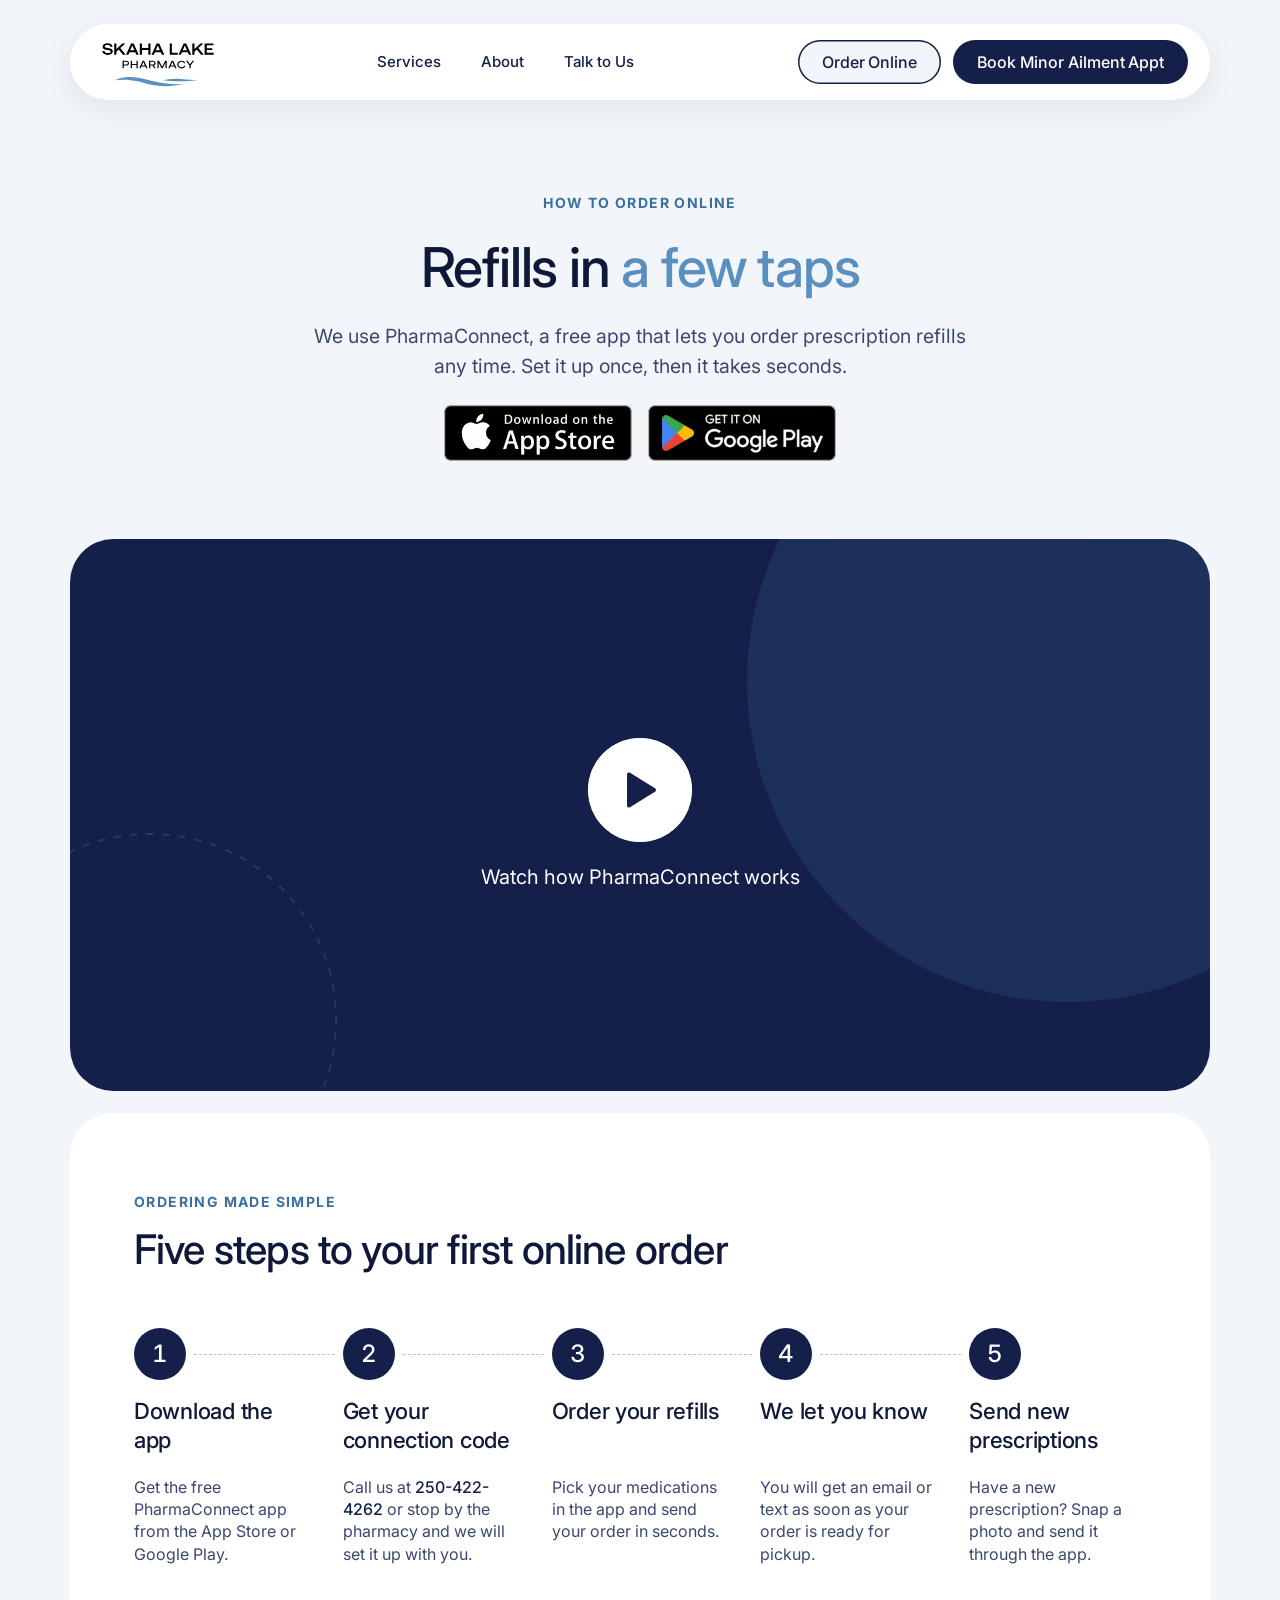
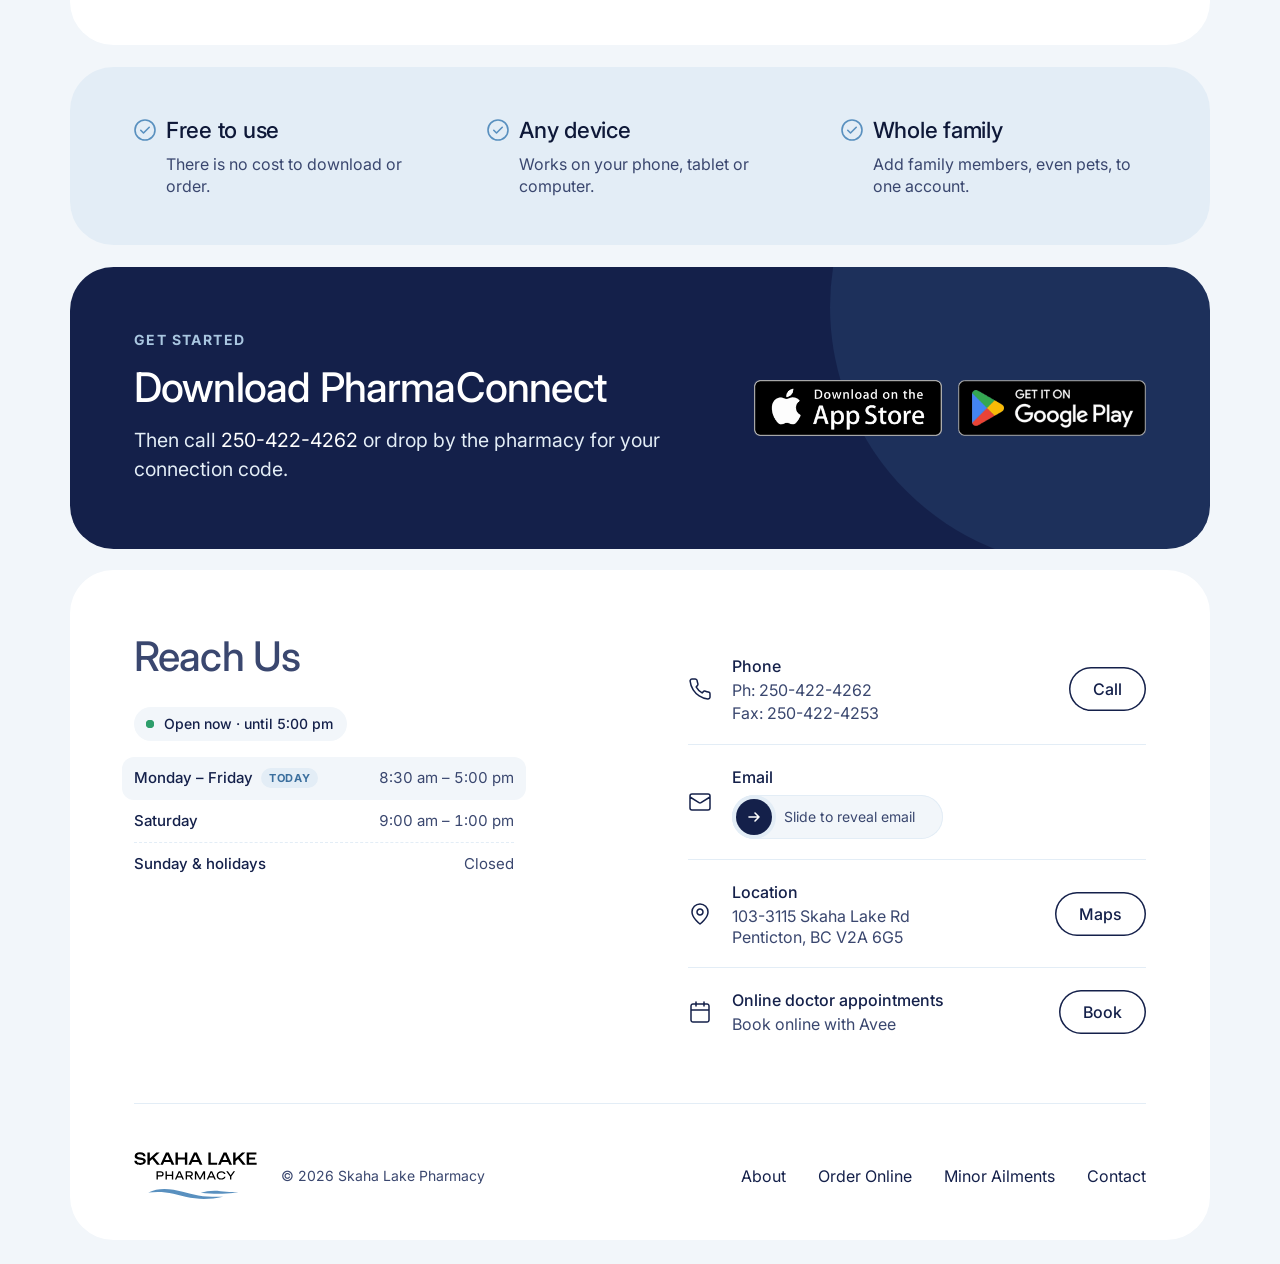
<file: public/order-online/index.html>
<!doctype html>
<html lang="en-CA">
<head>
<meta charset="utf-8">
<meta name="viewport" content="width=device-width, initial-scale=1, viewport-fit=cover">
<title>Order Prescription Refills Online | Skaha Lake Pharmacy Penticton</title>
<meta name="description" content="Order prescription refills from Skaha Lake Pharmacy in Penticton with the free PharmaConnect app. Get your connection code, order in seconds and get notified when it’s ready.">
<meta property="og:title" content="Order refills online | Skaha Lake Pharmacy, Penticton">
<meta property="og:description" content="Refills in a few taps with the free PharmaConnect app. Here’s how to get set up with Skaha Lake Pharmacy.">
<!-- @include head -->
<meta name="theme-color" content="#F2F6FA">
<meta name="format-detection" content="telephone=no">
<meta name="geo.region" content="CA-BC">
<meta name="geo.placename" content="Penticton">
<link rel="canonical" href="https://skahalakepharmacy.ca/order-online/">
<meta property="og:type" content="website">
<meta property="og:site_name" content="Skaha Lake Pharmacy">
<meta property="og:locale" content="en_CA">
<meta property="og:url" content="https://skahalakepharmacy.ca/order-online/">
<meta property="og:image" content="https://skahalakepharmacy.ca/assets/img/og-image.jpg">
<meta name="twitter:card" content="summary_large_image">
<link rel="icon" href="../favicon.svg" type="image/svg+xml">
<link rel="apple-touch-icon" href="../apple-touch-icon.png">
<link rel="manifest" href="../site.webmanifest">
<link rel="preconnect" href="https://fonts.googleapis.com">
<link rel="preconnect" href="https://fonts.gstatic.com" crossorigin>
<link rel="stylesheet" href="https://fonts.googleapis.com/css2?family=Inter:opsz,wght@14..32,400..700&amp;display=swap">
<link rel="stylesheet" href="../assets/css/site.css?v=762d85dd">
<script>
  document.documentElement.classList.add('js');
  if (document.prerendering) {
    document.documentElement.classList.add('is-prerendering');
    document.addEventListener('prerenderingchange', () => document.documentElement.classList.remove('is-prerendering'), { once: true });
  }
</script>
<script src="../assets/js/site.js?v=762d85dd" defer></script>
<script type="speculationrules">
  { "prerender": [{ "where": { "href_matches": "/*" }, "eagerness": "moderate" }] }
</script>
<script type="application/ld+json">
{
  "@context": "https://schema.org",
  "@type": "Pharmacy",
  "name": "Skaha Lake Pharmacy",
  "description": "Independent community pharmacy in Penticton, BC offering free prescription delivery, custom compounding, blister packaging, minor ailment prescribing, immunizations and private consultations.",
  "url": "https://skahalakepharmacy.ca/",
  "image": "https://skahalakepharmacy.ca/assets/img/skaha-lake-pharmacy-entrance.jpg",
  "logo": "https://skahalakepharmacy.ca/assets/img/logo.svg",
  "telephone": "+1-250-422-4262",
  "faxNumber": "+1-250-422-4253",
  "address": {
    "@type": "PostalAddress",
    "streetAddress": "103-3115 Skaha Lake Rd",
    "addressLocality": "Penticton",
    "addressRegion": "BC",
    "postalCode": "V2A 6G5",
    "addressCountry": "CA"
  },
  "hasMap": "https://www.google.com/maps/search/?api=1&query=103-3115+Skaha+Lake+Rd+Penticton+BC+V2A+6G5",
  "areaServed": { "@type": "City", "name": "Penticton" },
  "openingHoursSpecification": [
    { "@type": "OpeningHoursSpecification", "dayOfWeek": ["Monday", "Tuesday", "Wednesday", "Thursday", "Friday"], "opens": "08:30", "closes": "17:00" },
    { "@type": "OpeningHoursSpecification", "dayOfWeek": "Saturday", "opens": "09:00", "closes": "13:00" }
  ],
  "employee": { "@type": "Person", "name": "Chase Nickel", "jobTitle": "Pharmacist & Owner" },
  "makesOffer": [
    { "@type": "Offer", "itemOffered": { "@type": "Service", "name": "Free Prescription Delivery" } },
    { "@type": "Offer", "itemOffered": { "@type": "Service", "name": "Rapid Strep Testing" } },
    { "@type": "Offer", "itemOffered": { "@type": "Service", "name": "Health & Wellness Products" } },
    { "@type": "Offer", "itemOffered": { "@type": "Service", "name": "Custom Compounding" } },
    { "@type": "Offer", "itemOffered": { "@type": "Service", "name": "Blister Packaging" } },
    { "@type": "Offer", "itemOffered": { "@type": "Service", "name": "Minor Ailment Prescribing" } },
    { "@type": "Offer", "itemOffered": { "@type": "Service", "name": "Immunizations & Injections" } },
    { "@type": "Offer", "itemOffered": { "@type": "Service", "name": "Private Consultations" } }
  ]
}
</script>
<!-- @end head -->
</head>
<body>
<a class="skip-link" href="#main">Skip to content</a>
<div class="page">
<!-- @include nav -->
<header class="site-header" data-header>
  <nav class="nav" aria-label="Main" data-nav>
    <div class="nav__bar">
      <a class="nav__logo" href="../" aria-label="Skaha Lake Pharmacy home">
        <img src="../assets/img/logo.svg" width="112" height="44" alt="Skaha Lake Pharmacy">
      </a>
      <ul class="nav__links" role="list">
        <li><a class="nav__link" href="../#services">Services</a></li>
        <li><a class="nav__link" href="../about/">About</a></li>
        <li><a class="nav__link" href="#contact">Talk to Us</a></li>
      </ul>
      <div class="nav__actions">
        <a class="btn btn--outline btn--sm" href="../order-online/" aria-current="page"><span class="btn__label">Order Online</span></a>
        <a class="btn btn--solid btn--sm" href="../minor-ailments/"><span class="btn__label">Book Minor Ailment Appt</span></a>
      </div>
      <button class="nav__toggle" type="button" aria-expanded="false" aria-controls="nav-drawer" aria-label="Open menu" data-nav-toggle>
        <span class="nav__toggle-line"></span>
        <span class="nav__toggle-line"></span>
      </button>
    </div>
    <div class="nav__drawer" id="nav-drawer" data-nav-drawer>
      <div class="nav__drawer-inner">
        <ul class="nav__drawer-links" role="list">
          <li><a href="../#services">Services</a></li>
          <li><a href="../about/">About</a></li>
          <li><a href="../order-online/" aria-current="page">Order Online</a></li>
          <li><a href="#contact">Talk to Us</a></li>
        </ul>
        <div class="nav__drawer-actions">
          <a class="btn btn--solid" href="../minor-ailments/"><span class="btn__label">Book Minor Ailment Appt</span></a>
          <a class="btn btn--outline" href="tel:+12504224262"><span class="btn__label">Call 250-422-4262</span></a>
        </div>
      </div>
    </div>
  </nav>
</header>
<!-- @end nav -->

<main class="main" id="main">
  <section class="order-hero" aria-labelledby="order-title">
    <p class="brow" data-load>How to order online</p>
    <h1 class="h1" id="order-title" data-load="1">Refills in <span class="accent">a few taps</span></h1>
    <p class="lead" data-load="2">We use PharmaConnect, a free app that lets you order prescription refills any time. Set it up once, then it takes seconds.</p>
    <div class="badges" data-load="3">
      <a class="badge" href="https://apps.apple.com/ca/app/telus-pharmaconnect/id1452121212" target="_blank" rel="noopener">
        <img src="../assets/img/badge-app-store.png" width="189" height="56" alt="Download PharmaConnect on the App Store">
      </a>
      <a class="badge" href="https://play.google.com/store/apps/details?id=ca.teluspharmaconnect.mobile&amp;hl=en_CA" target="_blank" rel="noopener">
        <img src="../assets/img/badge-google-play.png" width="188" height="56" alt="Get PharmaConnect on Google Play">
      </a>
    </div>
  </section>

  <section class="video band band--navy" aria-label="How PharmaConnect works" data-video="Unit-OMU9rw" data-reveal>
    <span class="video__disc" aria-hidden="true"></span>
    <img class="video__ring" src="../assets/img/decor-ring.png" width="420" height="420" alt="" aria-hidden="true" loading="lazy">
    <button class="video__play" type="button" aria-label="Play video: Watch how PharmaConnect works" data-video-play>
      <svg width="34" height="38" viewBox="0 0 34 38" aria-hidden="true"><path d="M4 3.5V34.5C4.00556 34.8484 4.10202 35.1892 4.27982 35.4888C4.45763 35.7884 4.71061 36.0364 5.01372 36.2081C5.31683 36.3799 5.65955 36.4695 6.00794 36.4681C6.35633 36.4667 6.69831 36.3742 7 36.2L32 20.7C32.2894 20.5206 32.5283 20.2703 32.6939 19.9728C32.8595 19.6754 32.9464 19.3405 32.9464 19C32.9464 18.6595 32.8595 18.3246 32.6939 18.0272C32.5283 17.7297 32.2894 17.4794 32 17.3L7 1.8C6.69831 1.62576 6.35633 1.53335 6.00794 1.53192C5.65955 1.53049 5.31683 1.6201 5.01372 1.79186C4.71061 1.96362 4.45763 2.21158 4.27982 2.51119C4.10202 2.8108 4.00556 3.15165 4 3.5Z"/></svg>
    </button>
    <p class="video__caption">Watch how PharmaConnect works</p>
  </section>

  <section class="steps band band--white" aria-labelledby="steps-title">
    <header class="section-head">
      <p class="brow" data-reveal>Ordering made simple</p>
      <h2 class="h2" id="steps-title" data-reveal>Five steps to your first online order</h2>
    </header>
    <ol class="step-list" role="list">
      <li class="step" data-reveal>
        <span class="step__num" aria-hidden="true">1</span>
        <h3 class="h3">Download the app</h3>
        <p>Get the free PharmaConnect app from the App Store or Google Play.</p>
      </li>
      <li class="step" data-reveal>
        <span class="step__num" aria-hidden="true">2</span>
        <h3 class="h3">Get your connection code</h3>
        <p>Call us at <a class="link" href="tel:+12504224262">250-422-4262</a> or stop by the pharmacy and we will set it up with you.</p>
      </li>
      <li class="step" data-reveal>
        <span class="step__num" aria-hidden="true">3</span>
        <h3 class="h3">Order your refills</h3>
        <p>Pick your medications in the app and send your order in seconds.</p>
      </li>
      <li class="step" data-reveal>
        <span class="step__num" aria-hidden="true">4</span>
        <h3 class="h3">We let you know</h3>
        <p>You will get an email or text as soon as your order is ready for pickup.</p>
      </li>
      <li class="step" data-reveal>
        <span class="step__num" aria-hidden="true">5</span>
        <h3 class="h3">Send new prescriptions</h3>
        <p>Have a new prescription? Snap a photo and send it through the app.</p>
      </li>
    </ol>
  </section>

  <section class="facts band band--blue" aria-label="Good to know">
    <div class="fact" data-reveal>
      <h3 class="h3"><svg class="fact__check" width="22" height="22" viewBox="0 0 22 22" aria-hidden="true"><circle cx="11" cy="11" r="10"/><path d="M6.75 11.25L9.5 14L15.25 8.25"/></svg>Free to use</h3>
      <p>There is no cost to download or order.</p>
    </div>
    <div class="fact" data-reveal>
      <h3 class="h3"><svg class="fact__check" width="22" height="22" viewBox="0 0 22 22" aria-hidden="true"><circle cx="11" cy="11" r="10"/><path d="M6.75 11.25L9.5 14L15.25 8.25"/></svg>Any device</h3>
      <p>Works on your phone, tablet or computer.</p>
    </div>
    <div class="fact" data-reveal>
      <h3 class="h3"><svg class="fact__check" width="22" height="22" viewBox="0 0 22 22" aria-hidden="true"><circle cx="11" cy="11" r="10"/><path d="M6.75 11.25L9.5 14L15.25 8.25"/></svg>Whole family</h3>
      <p>Add family members, even pets, to one account.</p>
    </div>
  </section>

  <section class="cta-band band band--navy" aria-labelledby="get-app-title">
    <div class="cta-band__copy">
      <p class="brow brow--light" data-reveal>Get started</p>
      <h2 class="h2" id="get-app-title" data-reveal>Download PharmaConnect</h2>
      <p class="lead" data-reveal>Then call <a class="link" href="tel:+12504224262">250-422-4262</a> or drop by the pharmacy for your connection code.</p>
    </div>
    <div class="badges" data-reveal>
      <a class="badge" href="https://apps.apple.com/ca/app/telus-pharmaconnect/id1452121212" target="_blank" rel="noopener">
        <img src="../assets/img/badge-app-store.png" width="189" height="56" alt="Download PharmaConnect on the App Store" loading="lazy">
      </a>
      <a class="badge" href="https://play.google.com/store/apps/details?id=ca.teluspharmaconnect.mobile&amp;hl=en_CA" target="_blank" rel="noopener">
        <img src="../assets/img/badge-google-play.png" width="188" height="56" alt="Get PharmaConnect on Google Play" loading="lazy">
      </a>
    </div>
  </section>
</main>

<!-- @include footer -->
<footer class="footer band band--white" id="contact">
  <div class="footer__contact">
    <div class="footer__intro">
      <h2 class="h2 footer__title">Reach Us</h2>
      <div class="hours" data-hours>
        <p class="hours__status" data-open-status hidden><span class="status-dot" aria-hidden="true"></span><span data-open-text></span></p>
        <dl class="hours__list">
          <div class="hours__row" data-days="1,2,3,4,5"><dt>Monday – Friday</dt><dd>8:30 am – 5:00 pm</dd></div>
          <div class="hours__row" data-days="6"><dt>Saturday</dt><dd>9:00 am – 1:00 pm</dd></div>
          <div class="hours__row" data-days="0"><dt>Sunday &amp; holidays</dt><dd>Closed</dd></div>
        </dl>
      </div>
    </div>
    <address class="contact-rows">
      <div class="contact-row">
        <svg class="icon contact-row__icon" width="24" height="24" aria-hidden="true"><use href="../assets/img/icons.svg#phone"></use></svg>
        <div class="contact-row__text">
          <p class="contact-row__label">Phone</p>
          <p>Ph: <a class="link" href="tel:+12504224262">250-422-4262</a></p>
          <p>Fax: 250-422-4253</p>
        </div>
        <a class="btn btn--outline btn--sm" href="tel:+12504224262" aria-label="Call Skaha Lake Pharmacy"><span class="btn__label">Call</span></a>
      </div>
      <div class="contact-row">
        <svg class="icon contact-row__icon" width="24" height="24" aria-hidden="true"><use href="../assets/img/icons.svg?v=762d85dd#mail"></use></svg>
        <div class="contact-row__text">
          <p class="contact-row__label">Email</p>
          <noscript><p>Please call us for our email address.</p></noscript>
          <div class="email-reveal" data-email hidden>
            <div class="email-slide" data-email-slide>
              <span class="email-slide__fill" aria-hidden="true"></span>
              <span class="email-slide__hint" aria-hidden="true">Slide to reveal email</span>
              <button class="email-slide__handle" type="button" aria-label="Reveal email address" data-email-handle>
                <svg class="arrow" width="16" height="16" viewBox="0 0 16 16" aria-hidden="true"><path d="M3 8H13M9 12L13 8L9 4"/></svg>
              </button>
            </div>
            <p class="email-reveal__address" data-email-address hidden><a class="link" data-email-link></a></p>
          </div>
        </div>
      </div>
      <div class="contact-row">
        <svg class="icon contact-row__icon" width="24" height="24" aria-hidden="true"><use href="../assets/img/icons.svg#location"></use></svg>
        <div class="contact-row__text">
          <p class="contact-row__label">Location</p>
          <p>103-3115 Skaha Lake Rd<br>Penticton, BC V2A 6G5</p>
        </div>
        <a class="btn btn--outline btn--sm" href="https://www.google.com/maps/search/?api=1&amp;query=103-3115+Skaha+Lake+Rd+Penticton+BC+V2A+6G5" target="_blank" rel="noopener" aria-label="Open directions in Google Maps"><span class="btn__label">Maps</span></a>
      </div>
      <div class="contact-row">
        <svg class="icon contact-row__icon" width="24" height="24" aria-hidden="true"><use href="../assets/img/icons.svg#calendar"></use></svg>
        <div class="contact-row__text">
          <p class="contact-row__label">Online doctor appointments</p>
          <p>Book online with Avee</p>
        </div>
        <a class="btn btn--outline btn--sm" href="https://booking.avee.health/GKZ47" target="_blank" rel="noopener" aria-label="Book an online doctor appointment with Avee"><span class="btn__label">Book</span></a>
      </div>
    </address>
  </div>
  <div class="footer__bar">
    <div class="footer__brand">
      <a class="footer__logo" href="../" aria-label="Skaha Lake Pharmacy home">
        <img src="../assets/img/logo.svg" width="123" height="48" alt="Skaha Lake Pharmacy" loading="lazy">
      </a>
      <p class="footer__copy">© <span data-year>2026</span> Skaha Lake Pharmacy</p>
    </div>
    <ul class="footer__links" role="list">
      <li><a class="link" href="../about/">About</a></li>
      <li><a class="link" href="../order-online/">Order Online</a></li>
      <li><a class="link" href="../minor-ailments/">Minor Ailments</a></li>
      <li><a class="link" href="#contact">Contact</a></li>
    </ul>
  </div>
</footer>
<!-- @end footer -->
</div>
</body>
</html>
</file>
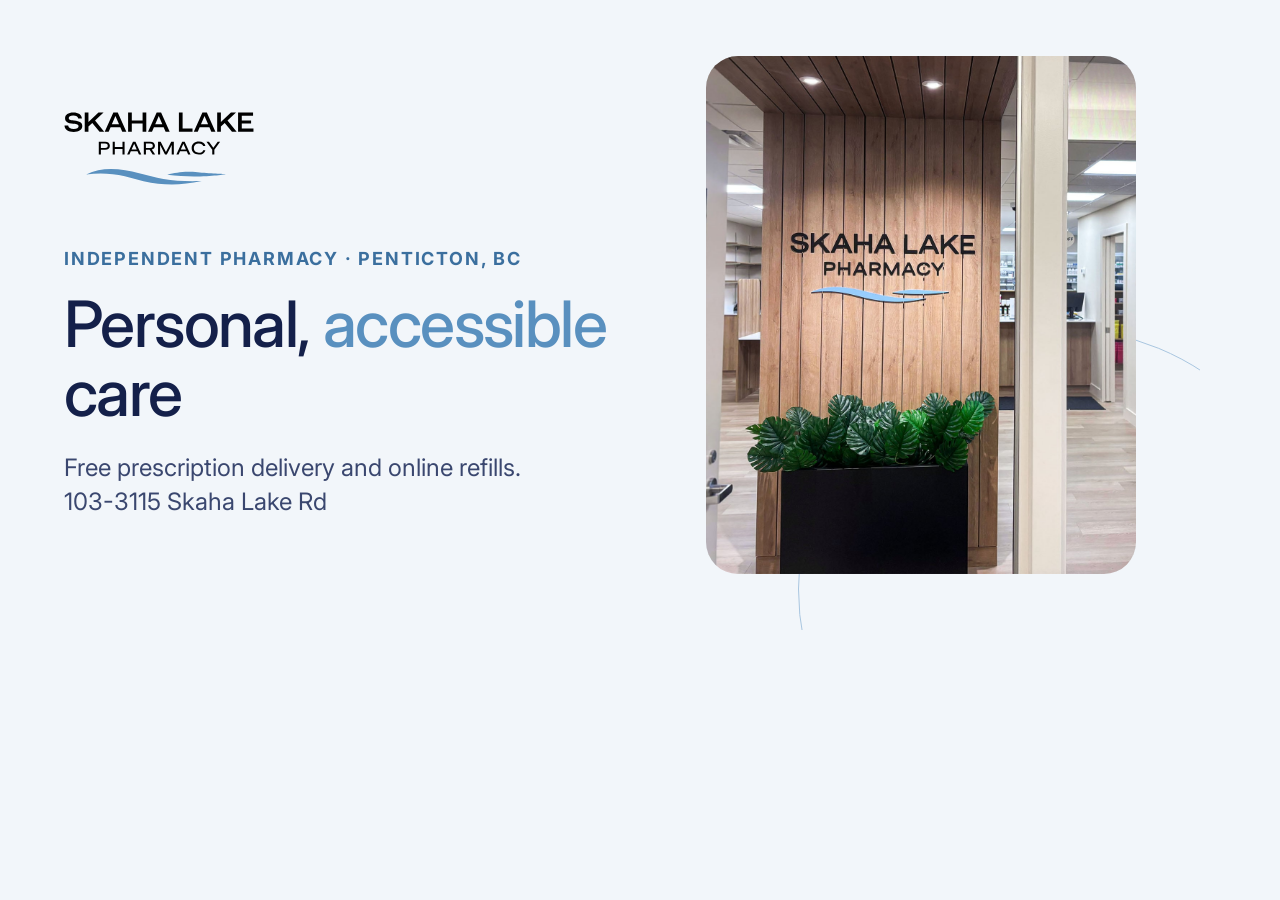
<file: tools/og.html>
<!doctype html>
<!-- Social share image template. Render at 1200x630:
     "/Applications/Google Chrome.app/Contents/MacOS/Google Chrome" --headless=new --hide-scrollbars \
       --window-size=1200,630 --screenshot=og.png tools/og.html -->
<html lang="en">
<head>
<meta charset="utf-8">
<link rel="stylesheet" href="https://fonts.googleapis.com/css2?family=Inter:opsz,wght@14..32,400..700&display=swap">
<style>
  html, body { margin: 0; width: 1200px; height: 630px; overflow: hidden; }
  body {
    display: grid;
    grid-template-columns: 1fr 430px;
    gap: 56px;
    align-items: center;
    padding: 56px 64px;
    box-sizing: border-box;
    background: #f2f6fa;
    font-family: Inter, sans-serif;
    font-optical-sizing: auto;
    color: #14204a;
    position: relative;
  }
  .logo { width: 190px; margin-bottom: 56px; }
  .brow { font-size: 18px; font-weight: 700; letter-spacing: 0.1em; text-transform: uppercase; color: #3b6f9e; margin: 0 0 18px; }
  h1 { font-size: 64px; line-height: 1.08; font-weight: 500; letter-spacing: -0.025em; margin: 0 0 24px; }
  h1 span { color: #5990bf; }
  p { font-size: 24px; line-height: 1.4; color: #3a476f; margin: 0; }
  .photo { width: 430px; height: 518px; border-radius: 32px; object-fit: cover; object-position: 40% 50%; }
  .disc { position: absolute; right: -120px; bottom: -220px; width: 520px; height: 520px; border-radius: 50%; border: 1px solid #a9c6e0; z-index: -1; }
</style>
</head>
<body>
  <span class="disc"></span>
  <div>
    <img class="logo" src="../public/assets/img/logo.svg" alt="">
    <p class="brow">Independent pharmacy · Penticton, BC</p>
    <h1>Personal, <span>accessible</span> care</h1>
    <p>Free prescription delivery and online refills.<br>103-3115 Skaha Lake Rd</p>
  </div>
  <img class="photo" src="../public/assets/img/skaha-lake-pharmacy-entrance.jpg" alt="">
</body>
</html>
</file>
<file: public/assets/css/site.css>
/* ==========================================================================
   Skaha Lake Pharmacy
   Tokens mirror the Figma "Skaha Brand" collection.
   ========================================================================== */

:root {
  --navy-900: #0e1838;
  --navy-800: #14204a;
  --navy-700: #1e2d63;
  --navy-600: #3a476f;
  --blue-700: #3b6f9e;
  --blue-500: #5990bf;
  --blue-300: #a9c6e0;
  --blue-100: #e3edf6;
  --blue-50: #f2f6fa;
  --white: #fff;
  --green: #2e9e6b;
  --amber: #d99a2b;

  --font: "Inter", ui-sans-serif, system-ui, -apple-system, "Segoe UI", Roboto, sans-serif;

  --gutter: clamp(12px, 6.4vw - 12px, 80px);
  --band-gap: clamp(12px, 1.7vw, 24px);
  --r-band: clamp(28px, 3.4vw, 48px);
  --r-card: 24px;
  --r-pill: 9999px;
  --header-offset: 112px;

  --ease-out: cubic-bezier(0.22, 1, 0.36, 1);
  --ease-in-out: cubic-bezier(0.65, 0, 0.35, 1);
  --ease-spring: cubic-bezier(0.34, 1.56, 0.64, 1);

  --shadow-nav: 0 8px 32px rgba(14, 24, 56, 0.08);
  --shadow-nav-scrolled: 0 14px 40px rgba(14, 24, 56, 0.12);
  --shadow-lift: 0 12px 24px -10px rgba(14, 24, 56, 0.45);
}

/* Base
   ========================================================================== */

*,
*::before,
*::after {
  box-sizing: border-box;
}

html {
  -webkit-text-size-adjust: 100%;
  text-size-adjust: 100%;
  scroll-behavior: smooth;
  scroll-padding-top: var(--header-offset);
}

body {
  margin: 0;
  min-height: 100vh;
  font-family: var(--font);
  font-size: 16px;
  line-height: 1.5;
  font-optical-sizing: auto;
  color: var(--navy-600);
  background: var(--blue-50);
  -webkit-font-smoothing: antialiased;
  -moz-osx-font-smoothing: grayscale;
  text-rendering: optimizeLegibility;
}

h1, h2, h3, h4, p, figure, dl, dd, blockquote {
  margin: 0;
}

img,
svg {
  display: block;
  max-width: 100%;
}

img {
  height: auto;
}

a {
  color: inherit;
  text-decoration: none;
}

button {
  font: inherit;
  color: inherit;
}

ul[role="list"],
ol[role="list"] {
  list-style: none;
  margin: 0;
  padding: 0;
}

::selection {
  background: var(--blue-100);
  color: var(--navy-900);
}

:focus-visible {
  outline: 2px solid var(--blue-500);
  outline-offset: 3px;
}

.skip-link {
  position: absolute;
  left: 16px;
  top: -64px;
  z-index: 100;
  padding: 12px 20px;
  border-radius: var(--r-pill);
  background: var(--navy-800);
  color: var(--white);
  font-weight: 500;
  transition: top 0.3s var(--ease-out);
}

.skip-link:focus {
  top: 16px;
}

.visually-hidden {
  position: absolute !important;
  width: 1px;
  height: 1px;
  overflow: hidden;
  clip: rect(0 0 0 0);
  white-space: nowrap;
}

.icon {
  flex: none;
  fill: none;
  stroke: currentColor;
}

.arrow {
  flex: none;
  fill: none;
  stroke: currentColor;
  stroke-width: 1.6;
  stroke-linecap: round;
  stroke-linejoin: round;
}

/* Layout
   ========================================================================== */

.page {
  display: flex;
  flex-direction: column;
  gap: var(--band-gap);
  width: 100%;
  max-width: calc(1280px + 2 * var(--gutter));
  min-height: 100vh;
  margin-inline: auto;
  padding: 24px var(--gutter);
}

.main {
  display: flex;
  flex: 1;
  flex-direction: column;
  gap: var(--band-gap);
}

.band {
  position: relative;
  border-radius: var(--r-band);
  overflow: clip;
  isolation: isolate;
}

.band--white { background: var(--white); }
.band--blue { background: var(--blue-100); }
.band--navy { background: var(--navy-800); color: var(--blue-100); }

/* Type
   ========================================================================== */

.brow {
  font-size: 14px;
  line-height: 18px;
  font-weight: 700;
  letter-spacing: 0.1em;
  text-transform: uppercase;
  color: var(--blue-700);
}

.brow--light { color: var(--blue-300); }

.h1 {
  font-size: clamp(2.5rem, 1.75rem + 2.1vw, 3.5rem);
  line-height: 1.143;
  font-weight: 500;
  letter-spacing: -0.022em;
  color: var(--navy-800);
  text-wrap: balance;
}

.h2 {
  font-size: clamp(2rem, 1.55rem + 1.25vw, 2.75rem);
  line-height: 1.1;
  font-weight: 500;
  letter-spacing: -0.02em;
  color: var(--navy-900);
  text-wrap: balance;
}

.h3 {
  font-size: clamp(1.25rem, 1.15rem + 0.3vw, 1.5rem);
  line-height: 1.333;
  font-weight: 500;
  letter-spacing: -0.012em;
  color: var(--navy-800);
}

.lead {
  font-size: clamp(1.0625rem, 0.98rem + 0.3vw, 1.25rem);
  line-height: 1.5;
  color: var(--navy-600);
  text-wrap: pretty;
}

.accent {
  color: var(--blue-500);
  white-space: nowrap;
}

.link {
  background: linear-gradient(currentColor, currentColor) 0 100% / 0 1px no-repeat;
  transition: background-size 0.4s var(--ease-out), color 0.25s ease;
}

@media (hover: hover) {
  .link:hover {
    background-size: 100% 1px;
    color: var(--blue-700);
  }
}

/* Buttons
   Outline: a curved "lake" fill rises from below and the label rolls up.
   Solid: lifts slightly and the label rolls up.
   Primary: the arrow loops through its circle.
   ========================================================================== */

.btn {
  --btn-h: 48px;
  position: relative;
  display: inline-flex;
  align-items: center;
  justify-content: center;
  gap: 16px;
  height: var(--btn-h);
  padding: 0 28px;
  border: 0;
  border-radius: var(--r-pill);
  font-size: 16px;
  line-height: 24px;
  font-weight: 500;
  letter-spacing: -0.005em;
  white-space: nowrap;
  cursor: pointer;
  overflow: hidden;
  isolation: isolate;
  -webkit-tap-highlight-color: transparent;
  transition:
    color 0.4s var(--ease-out),
    background-color 0.4s var(--ease-out),
    border-color 0.4s var(--ease-out),
    box-shadow 0.4s var(--ease-out),
    transform 0.3s var(--ease-out);
}

.btn:active { transform: scale(0.97); }

.btn--sm {
  --btn-h: 44px;
  padding: 0 24px;
}

.btn__label {
  position: relative;
  display: inline-block;
  transition: transform 0.55s var(--ease-out);
}

.btn--outline .btn__label,
.btn--solid .btn__label {
  text-shadow: 0 var(--btn-h) currentColor;
}

.btn--outline {
  color: var(--navy-800);
  background: transparent;
  box-shadow: inset 0 0 0 1.5px var(--navy-800);
}

.btn--outline::before {
  content: "";
  position: absolute;
  z-index: -1;
  left: -15%;
  right: -15%;
  top: 100%;
  height: 240%;
  border-radius: 50%;
  background: var(--navy-800);
  transition: transform 0.6s var(--ease-out);
}

.btn--soft {
  box-shadow: inset 0 0 0 1.5px rgba(20, 32, 74, 0.35);
}

.btn--solid {
  color: var(--white);
  background: var(--navy-800);
}

.btn--primary {
  padding: 0 8px 0 28px;
  color: var(--white);
  background: var(--navy-800);
}

.btn__circle {
  display: grid;
  place-items: center;
  flex: none;
  width: 32px;
  height: 32px;
  aspect-ratio: 1;
  border-radius: 50%;
  background: var(--white);
  color: var(--navy-800);
  overflow: hidden;
  transition: transform 0.5s var(--ease-spring), background-color 0.4s var(--ease-out);
}

.btn__circle .arrow {
  width: 16px;
  height: 16px;
}

/* Light variants for navy bands */
.btn--light {
  color: var(--navy-800);
  background: var(--white);
}

.btn--light .btn__circle {
  background: var(--navy-800);
  color: var(--white);
}

.btn--outline-light {
  color: var(--white);
  box-shadow: inset 0 0 0 1.5px rgba(255, 255, 255, 0.55);
}

.btn--outline-light::before {
  background: var(--white);
}

@media (hover: hover) {
  .btn--outline:hover .btn__label,
  .btn--solid:hover .btn__label {
    transform: translateY(calc(-1 * var(--btn-h)));
  }

  .btn--outline:hover {
    color: var(--white);
    box-shadow: inset 0 0 0 1.5px var(--navy-800);
  }

  .btn--outline:hover::before {
    transform: translateY(-75%);
  }

  .btn--outline-light:hover {
    color: var(--navy-800);
    box-shadow: inset 0 0 0 1.5px var(--white);
  }

  .btn--solid:hover {
    background: var(--navy-700);
    box-shadow: var(--shadow-lift);
    transform: translateY(-1px);
  }

  .btn--primary:hover {
    background: var(--navy-700);
    box-shadow: var(--shadow-lift);
  }

  .btn--light:hover {
    background: var(--blue-100);
    box-shadow: 0 12px 28px -12px rgba(0, 0, 0, 0.5);
  }

  .btn--primary:hover .btn__circle,
  .btn--light:hover .btn__circle {
    transform: scale(1.1);
  }

  .btn--primary:hover .arrow,
  .btn--light:hover .arrow {
    animation: arrow-through 0.65s var(--ease-out);
  }

  .btn--solid:active,
  .btn--outline:active {
    transform: scale(0.97);
  }
}

@keyframes arrow-through {
  0% { transform: translateX(0); }
  40% { transform: translateX(160%); }
  40.01% { transform: translateX(-160%); }
  100% { transform: translateX(0); }
}

.cta-row {
  display: flex;
  flex-wrap: wrap;
  align-items: center;
  gap: 16px;
}

/* App store badges */
.badges {
  display: flex;
  flex-wrap: wrap;
  gap: 16px;
}

.badge {
  display: block;
  border-radius: 10px;
  transition: transform 0.4s var(--ease-out), box-shadow 0.4s var(--ease-out);
}

.badge img {
  width: auto;
  height: 56px;
}

.badge:active { transform: scale(0.97); }

@media (max-width: 479px) {
  .badges { gap: 10px; }
  .badge img { height: 46px; }
}

@media (hover: hover) {
  .badge:hover {
    transform: translateY(-3px);
    box-shadow: 0 14px 24px -12px rgba(14, 24, 56, 0.6);
  }
}

/* Header + nav
   ========================================================================== */

.site-header {
  position: sticky;
  top: 12px;
  z-index: 50;
  view-transition-name: site-header;
}

.nav {
  background: var(--white);
  border-radius: 38px;
  box-shadow: var(--shadow-nav);
  transition: box-shadow 0.5s var(--ease-out);
}

.is-scrolled .nav { box-shadow: var(--shadow-nav-scrolled); }

.nav__bar {
  display: grid;
  grid-template-columns: auto 1fr auto;
  column-gap: 24px;
  align-items: center;
  min-height: 76px;
  padding: 16px 22px 16px 32px;
}

.nav__logo {
  justify-self: start;
  border-radius: 6px;
  transition: opacity 0.25s ease, transform 0.4s var(--ease-out);
}

/* Optical centre: the heavy wordmark fills the top of the logo's box and the
   light waves barely register below it, so true centre reads as riding high */
.nav__logo img {
  width: 112px;
  transform: translateY(7%);
}

@media (hover: hover) {
  .nav__logo:hover { opacity: 0.82; }
}

.nav__links {
  justify-self: center;
  display: flex;
  gap: 40px;
}

.nav__link {
  position: relative;
  display: block;
  padding: 8px 0;
  font-size: 15px;
  line-height: 20px;
  font-weight: 500;
  color: var(--navy-800);
  white-space: nowrap;
}

.nav__link::after {
  content: "";
  position: absolute;
  left: 0;
  right: 0;
  bottom: 2px;
  height: 1.5px;
  border-radius: 2px;
  background: var(--blue-500);
  transform: scaleX(0);
  transform-origin: right;
  transition: transform 0.45s var(--ease-out);
}

.nav__link[aria-current]::after { transform: scaleX(1); }

@media (hover: hover) {
  .nav__link:hover::after {
    transform: scaleX(1);
    transform-origin: left;
  }
}

.nav__actions {
  justify-self: end;
  display: flex;
  gap: 12px;
}

.nav__actions .btn--outline[aria-current] { background: var(--blue-50); }

.nav__toggle,
.nav__drawer {
  display: none;
}

@media (max-width: 1023px) {
  :root { --header-offset: 92px; }

  .nav { border-radius: 28px; }

  .nav__bar {
    grid-template-columns: 1fr auto;
    min-height: 60px;
    padding: 8px 8px 8px 28px;
  }

  .nav__logo img { width: 92px; }

  .nav__links,
  .nav__actions {
    display: none;
  }

  .nav__toggle {
    position: relative;
    display: grid;
    place-items: center;
    flex: none;
    width: 44px;
    height: 44px;
    aspect-ratio: 1;
    padding: 0;
    border: 0;
    border-radius: 50%;
    background: var(--blue-50);
    cursor: pointer;
    -webkit-tap-highlight-color: transparent;
    transition: background-color 0.3s ease, transform 0.3s var(--ease-out);
  }

  .nav__toggle:active { transform: scale(0.92); }

  .nav__toggle-line {
    position: absolute;
    width: 18px;
    height: 1.5px;
    border-radius: 2px;
    background: var(--navy-800);
    transition: transform 0.5s var(--ease-out);
  }

  .nav__toggle-line:first-child { transform: translateY(-3.5px); }
  .nav__toggle-line:last-child { transform: translateY(3.5px); }

  .nav.is-open .nav__toggle { background: var(--blue-100); }
  .nav.is-open .nav__toggle-line:first-child { transform: rotate(45deg); }
  .nav.is-open .nav__toggle-line:last-child { transform: rotate(-45deg); }

  .nav__drawer {
    display: grid;
    grid-template-rows: 0fr;
    transition: grid-template-rows 0.55s var(--ease-out);
  }

  .nav.is-open .nav__drawer { grid-template-rows: 1fr; }

  .nav__drawer-inner {
    min-height: 0;
    overflow: hidden;
    visibility: hidden;
    transition: visibility 0s linear 0.55s;
  }

  .nav.is-open .nav__drawer-inner {
    visibility: visible;
    transition-delay: 0s;
  }

  /* The bar keeps its height; the drawer overlays the page */
  .site-header { height: 60px; }

  .site-header::before {
    content: "";
    position: fixed;
    inset: -12px 0 0;
    z-index: -1;
    background: rgba(14, 24, 56, 0.18);
    -webkit-backdrop-filter: blur(3px);
    backdrop-filter: blur(3px);
    opacity: 0;
    pointer-events: none;
    transition: opacity 0.45s var(--ease-out);
  }

  .site-header:has(.nav.is-open)::before {
    opacity: 1;
    pointer-events: auto;
  }

  .nav__drawer-links li {
    padding: 0 20px;
  }

  .nav__drawer-links li:first-child { padding-top: 4px; }

  .nav__drawer-links a {
    display: flex;
    align-items: center;
    justify-content: space-between;
    padding: 14px 0;
    border-top: 1px solid var(--blue-100);
    font-size: 22px;
    line-height: 28px;
    font-weight: 500;
    letter-spacing: -0.015em;
    color: var(--navy-800);
  }

  .nav__drawer-links a::after {
    content: "";
    width: 8px;
    height: 8px;
    border-top: 1.5px solid var(--blue-500);
    border-right: 1.5px solid var(--blue-500);
    transform: rotate(45deg);
  }

  .nav__drawer-links a[aria-current] { color: var(--blue-700); }

  .nav__drawer-links li,
  .nav__drawer-actions {
    opacity: 0;
    transform: translateY(-8px);
    transition: opacity 0.3s ease, transform 0.45s var(--ease-out);
  }

  .nav.is-open .nav__drawer-links li,
  .nav.is-open .nav__drawer-actions {
    opacity: 1;
    transform: none;
    transition-delay: calc(var(--i, 0) * 45ms + 90ms);
  }

  .nav__drawer-actions {
    --i: 4;
    display: grid;
    gap: 10px;
    padding: 12px;
  }
}

/* Home: hero
   ========================================================================== */

.hero {
  display: grid;
  grid-template-columns: minmax(0, 580px) minmax(0, 560px);
  justify-content: space-between;
  align-items: center;
  gap: 40px;
  min-height: 500px;
  padding: 48px;
}

.hero__content {
  display: flex;
  flex-direction: column;
  align-items: flex-start;
  gap: 20px;
}

.hero__content .brow {
  font-size: 12px;
  line-height: 16px;
}

.hero__content .lead { max-width: 512px; }

/* Frame matches the entrance photo (5:4) so nothing is cropped */
.hero__media {
  position: relative;
  aspect-ratio: 5 / 4;
  border-radius: var(--r-card);
  overflow: hidden;
  background: var(--blue-100);
}

.hero__media img {
  width: 100%;
  height: 100%;
  object-fit: cover;
}

.status-chip {
  position: absolute;
  left: 16px;
  bottom: 16px;
  display: inline-flex;
  align-items: center;
  gap: 10px;
  padding: 9px 16px 9px 14px;
  border-radius: var(--r-pill);
  background: rgba(255, 255, 255, 0.86);
  -webkit-backdrop-filter: blur(14px) saturate(1.4);
  backdrop-filter: blur(14px) saturate(1.4);
  box-shadow: 0 8px 24px -8px rgba(14, 24, 56, 0.3);
  font-size: 14px;
  line-height: 20px;
  font-weight: 500;
  color: var(--navy-800);
  font-variant-numeric: tabular-nums;
}

.status-dot {
  position: relative;
  flex: none;
  width: 8px;
  height: 8px;
  border-radius: 50%;
  background: var(--navy-600);
}

[data-state="open"] .status-dot { background: var(--green); }
[data-state="soon"] .status-dot { background: var(--amber); }

[data-state="open"] .status-dot::after,
[data-state="soon"] .status-dot::after {
  content: "";
  position: absolute;
  inset: 0;
  border-radius: 50%;
  background: inherit;
  animation: dot-pulse 2.4s var(--ease-out) infinite;
}

@keyframes dot-pulse {
  from { transform: scale(1); opacity: 0.55; }
  to { transform: scale(3.2); opacity: 0; }
}

@media (max-width: 959px) {
  .hero {
    grid-template-columns: 1fr;
    gap: 32px;
    min-height: 0;
    padding: 36px 8px 0;
  }
}

/* Home: story band
   ========================================================================== */

.story-band {
  --disc: clamp(300px, 27vw, 380px);
  display: grid;
  grid-template-columns: minmax(var(--disc), 1fr) minmax(0, 700px);
  column-gap: clamp(64px, 6.5vw, 104px);
  align-items: center;
  min-height: 446px;
  padding: 64px 80px;
}

.story-band__visual {
  position: relative;
  justify-self: center;
  width: var(--disc);
  height: var(--disc);
}

.story-band__disc {
  position: relative;
  z-index: 1;
  width: 100%;
  height: 100%;
  border-radius: 50%;
  overflow: hidden;
  isolation: isolate;
  box-shadow: 0 24px 60px -28px rgba(14, 24, 56, 0.45);
}

/* Softly blurred; scaled up so the blurred edge stays outside the circle */
.story-band__photo {
  width: 100%;
  height: 100%;
  object-fit: cover;
  filter: blur(5px);
  transform: scale(1.14);
  transition: transform 1.6s var(--ease-out);
}

/* Navy tint so the white logo reads against the pale sky */
.story-band__disc::after {
  content: "";
  position: absolute;
  inset: 0;
  border-radius: inherit;
  background: radial-gradient(circle at 50% 50%, rgba(14, 24, 56, 0.45), rgba(14, 24, 56, 0.18) 70%);
  pointer-events: none;
}

.story-band__logo {
  position: absolute;
  inset: 0;
  z-index: 1;
  width: 60%;
  margin: auto;
  /* Optical centre: the gap between "SKAHA LAKE" and "PHARMACY" (y≈39 of 117)
     sits on the circle's centre, not the logo's box centre (y≈59) */
  transform: translateY(16.56%);
  filter: drop-shadow(0 2px 14px rgba(14, 24, 56, 0.45));
}

@media (hover: hover) {
  .story-band__disc:hover .story-band__photo { transform: scale(1.19); }
}

.story-band__content {
  display: flex;
  flex-direction: column;
  align-items: flex-start;
  gap: 20px;
}

.story-band__content .lead { max-width: 520px; }
.story-band__content .cta-row { padding-top: 20px; }

/* Concentric rings: drop in like a ripple, then breathe */
.rings {
  position: absolute;
  inset: 0;
  pointer-events: none;
}

.ring {
  position: absolute;
  left: 50%;
  top: 50%;
  max-width: none;
  translate: -50% -50%;
}

.ring--380 { width: calc(var(--disc) * 1.2667); }
.ring--540 { width: calc(var(--disc) * 1.8); }
.ring--700 { width: calc(var(--disc) * 2.3333); }

.js [data-inview] .ring {
  opacity: 0;
  scale: 0.7;
}

.is-in .ring {
  animation:
    ring-in 1.8s var(--ease-out) both,
    ring-breathe 9s var(--ease-in-out) 1.8s infinite;
}

.is-in .ring--540 { animation-delay: 0.15s, 2.6s; }
.is-in .ring--700 { animation-delay: 0.3s, 3.4s; }

/* Home: rings ripple outward from the lake photo, slow and continuous.
   Non-scaling strokes keep every ring a hairline as it grows. */
.ripples {
  position: absolute;
  left: 50%;
  top: 50%;
  width: calc(var(--disc) * 2.4);
  height: calc(var(--disc) * 2.4);
  max-width: none;
  overflow: visible;
  translate: -50% -50%;
  pointer-events: none;
  transition: opacity 1.6s var(--ease-out);
}

.ripples circle {
  fill: none;
  stroke: var(--blue-300);
  stroke-width: 1;
  vector-effect: non-scaling-stroke;
  transform-box: fill-box;
  transform-origin: center;
  opacity: 0;
  animation: ripple 6s linear infinite;
}

/* Four rings, evenly staggered, so a new ripple leaves the photo every 1.5s */
.ripples circle:nth-child(2) { animation-delay: -1.5s; }
.ripples circle:nth-child(3) { animation-delay: -3s; }
.ripples circle:nth-child(4) { animation-delay: -4.5s; }

@keyframes ripple {
  0% { transform: scale(0.43); opacity: 0; }
  8% { opacity: 0.5; }
  100% { transform: scale(1); opacity: 0; }
}

.js [data-inview]:not(.is-in) .ripples { opacity: 0; }

.js [data-inview] .story-band__disc {
  opacity: 0;
  scale: 0.92;
}

.is-in .story-band__disc {
  animation: disc-in 1.4s var(--ease-out) both;
}

.js [data-inview] .story-band__logo { opacity: 0; }

.is-in .story-band__logo {
  animation: rise 1.1s var(--ease-out) 0.55s both;
}

@keyframes disc-in {
  from { opacity: 0; scale: 0.92; }
  to { opacity: 1; scale: 1; }
}

@keyframes ring-in {
  from { opacity: 0; scale: 0.7; }
  to { opacity: 1; scale: 1; }
}

@keyframes ring-breathe {
  0%, 100% { opacity: 1; scale: 1; }
  50% { opacity: 0.5; scale: 1.035; }
}

@media (max-width: 1023px) {
  .story-band {
    --disc: min(300px, 100vw - 96px);
    grid-template-columns: 1fr;
    gap: 64px;
    min-height: 0;
    padding: 64px 24px 40px;
  }
}

/* Services
   ========================================================================== */

.services {
  display: flex;
  flex-direction: column;
  gap: 56px;
  padding: 80px 56px 56px;
  scroll-margin-top: var(--header-offset);
}

.section-head {
  display: flex;
  flex-direction: column;
  align-items: flex-start;
  gap: 16px;
  max-width: 840px;
}

.section-head .lead { max-width: 600px; }

.service-grid {
  display: grid;
  grid-template-columns: repeat(3, minmax(0, 1fr));
  gap: 24px;
}

.service {
  display: flex;
  flex-direction: column;
  gap: 20px;
  padding: 28px;
  border-radius: var(--r-card);
  transition: background-color 0.5s var(--ease-out);
}

.service p {
  font-size: 16px;
  line-height: 1.4;
}

.service__icon {
  position: relative;
  display: grid;
  place-items: center;
  width: 36px;
  height: 36px;
  color: var(--navy-800);
}

.service__icon::before {
  content: "";
  position: absolute;
  inset: -12px;
  z-index: 0;
  border-radius: 50%;
  background: var(--blue-100);
  opacity: 0;
  transform: scale(0.4);
  transition: transform 0.6s var(--ease-spring), opacity 0.4s ease;
}

.service__icon svg {
  position: relative;
  width: 36px;
  height: 36px;
  transition: transform 0.6s var(--ease-spring), color 0.3s ease;
}

@media (hover: hover) {
  .service:hover { background: var(--blue-50); }

  .service:hover .service__icon::before {
    opacity: 1;
    transform: scale(1);
  }

  .service:hover .service__icon svg {
    color: var(--blue-700);
    transform: rotate(-8deg) scale(0.92);
  }
}

/* Booking tile */
.service--cta { padding: 0; background: var(--navy-800); }

.tile-link {
  position: relative;
  display: flex;
  flex-direction: column;
  justify-content: space-between;
  gap: 32px;
  height: 100%;
  min-height: 220px;
  padding: 28px;
  border-radius: inherit;
  overflow: hidden;
  isolation: isolate;
  color: var(--white);
}

.tile-link .h3 { color: var(--white); }

.tile-link::before,
.tile-link::after {
  content: "";
  position: absolute;
  z-index: -1;
  right: -90px;
  bottom: -90px;
  width: 260px;
  height: 260px;
  border-radius: 50%;
  border: 1px solid rgba(169, 198, 224, 0.22);
  transition: transform 0.9s var(--ease-out);
}

.tile-link::after {
  width: 180px;
  height: 180px;
  right: -50px;
  bottom: -50px;
  background: rgba(89, 144, 191, 0.14);
  border: 0;
}

.tile-arrow {
  display: grid;
  place-items: center;
  flex: none;
  width: 48px;
  height: 48px;
  aspect-ratio: 1;
  border-radius: 50%;
  background: var(--white);
  color: var(--navy-800);
  overflow: hidden;
  transition: transform 0.55s var(--ease-spring);
}

.tile-arrow .arrow {
  width: 20px;
  height: 20px;
  stroke-width: 2;
}

.service--cta { transition: background-color 0.5s var(--ease-out), transform 0.5s var(--ease-out); }

@media (hover: hover) {
  .service--cta:hover {
    background: var(--navy-700);
    transform: translateY(-3px);
  }

  .service--cta:hover .tile-link::before { transform: scale(1.35); }
  .service--cta:hover .tile-link::after { transform: scale(1.5); }
  .service--cta:hover .tile-arrow { transform: scale(1.12); }
  .service--cta:hover .tile-arrow .arrow { animation: arrow-through 0.65s var(--ease-out); }
}

@media (max-width: 1099px) {
  .service-grid { grid-template-columns: repeat(2, minmax(0, 1fr)); }

  /* Nine tiles in two columns: the booking tile becomes a full-width bar */
  .service--cta { grid-column: 1 / -1; }

  .tile-link {
    flex-direction: row;
    align-items: center;
    min-height: 120px;
  }
}

@media (max-width: 959px) {
  .services {
    gap: 32px;
    padding: 48px 24px 24px;
  }
}

@media (max-width: 639px) {
  .service-grid {
    grid-template-columns: 1fr;
    gap: 4px;
  }

  .service { padding: 24px 4px; gap: 14px; border-radius: 0; }
  .service + .service:not(.service--cta) { border-top: 1px solid var(--blue-100); }
  .service__icon::before { display: none; }
  .service.service--cta {
    margin-top: 12px;
    padding: 0;
    border-radius: var(--r-card);
  }
  .tile-link { min-height: 112px; padding: 24px; }
}

/* Page hero (About)
   ========================================================================== */

.page-hero {
  display: flex;
  align-items: center;
  min-height: 400px;
  padding: 48px;
}

.page-hero__content {
  position: relative;
  z-index: 1;
  display: flex;
  flex-direction: column;
  align-items: flex-start;
  gap: 20px;
  max-width: 700px;
}

.page-hero__content .lead { max-width: 500px; }

.decor {
  position: absolute;
  z-index: 0;
  left: 78.125%;
  top: 62.5%;
  width: 0;
  height: 0;
  pointer-events: none;
}

.decor > * {
  position: absolute;
  left: 0;
  top: 0;
  max-width: none;
  translate: -50% -50%;
}

.decor__disc {
  width: 300px;
  height: 300px;
  border-radius: 50%;
  background: var(--blue-100);
}

.decor .rings {
  inset: auto;
  width: 300px;
  height: 300px;
  --disc: 300px;
}

.decor__wave {
  width: 560px;
  animation: wave-drift 10s var(--ease-in-out) 1.6s infinite;
}

.js .decor__wave {
  clip-path: inset(0 100% 0 0);
  animation:
    wave-draw 1.6s var(--ease-out) 0.35s forwards,
    wave-drift 10s var(--ease-in-out) 1.95s infinite;
}

@keyframes wave-draw {
  to { clip-path: inset(0 0 0 0); }
}

@keyframes wave-drift {
  0%, 100% { transform: translateX(0); }
  50% { transform: translateX(-16px); }
}

@media (max-width: 959px) {
  .page-hero {
    align-items: flex-start;
    min-height: 0;
    padding: 180px 8px 16px;
  }

  .decor {
    left: 62%;
    top: 96px;
    scale: 0.5;
  }
}

/* About: story
   ========================================================================== */

.story {
  display: grid;
  grid-template-columns: 440px minmax(0, 1fr);
  align-items: start;
  gap: 80px;
  padding: 80px 64px;
}

.story__person {
  position: sticky;
  top: calc(var(--header-offset) + 8px);
  display: flex;
  flex-direction: column;
  gap: 24px;
}

.story__photo {
  aspect-ratio: 4 / 5;
  border-radius: 32px;
  overflow: hidden;
  background: var(--blue-100);
}

.story__photo img {
  width: 100%;
  height: 100%;
  object-fit: cover;
  transition: transform 1.2s var(--ease-out);
}

@media (hover: hover) {
  .story__photo:hover img { transform: scale(1.03); }
}

.story__name {
  font-size: 24px;
  line-height: 32px;
  font-weight: 500;
  letter-spacing: -0.012em;
  color: var(--navy-900);
}

.story__role {
  font-size: 16px;
  line-height: 1.3;
  color: var(--navy-600);
}

.story__text {
  display: flex;
  flex-direction: column;
  align-items: flex-start;
  gap: 24px;
}

.prose {
  display: flex;
  flex-direction: column;
  gap: 20px;
  font-size: clamp(1.0625rem, 0.98rem + 0.3vw, 1.25rem);
  line-height: 1.5;
  color: var(--navy-600);
}

.prose > p:first-child { color: var(--navy-900); }

.callout {
  position: relative;
  padding: 28px 32px;
  border-radius: var(--r-card);
  background: var(--blue-100);
  color: var(--navy-900);
}

@media (max-width: 1099px) {
  .story {
    grid-template-columns: 340px minmax(0, 1fr);
    gap: 48px;
    padding: 64px 48px;
  }
}

@media (max-width: 859px) {
  .story {
    grid-template-columns: 1fr;
    gap: 40px;
    padding: 24px 24px 40px;
  }

  .story__person {
    position: static;
    gap: 16px;
  }


  .callout { padding: 22px 24px; }
}

/* Navy CTA band
   ========================================================================== */

.cta-band {
  display: flex;
  flex-wrap: wrap;
  align-items: center;
  justify-content: space-between;
  gap: 40px;
  padding: 64px;
}

.cta-band::before {
  content: "";
  position: absolute;
  z-index: -1;
  right: -140px;
  top: -220px;
  width: 520px;
  height: 520px;
  border-radius: 50%;
  background: rgba(89, 144, 191, 0.14);
}

.cta-band__copy {
  display: flex;
  flex-direction: column;
  align-items: flex-start;
  gap: 16px;
  max-width: 640px;
}

.cta-band .h2 { color: var(--white); }
.cta-band .lead { max-width: 560px; color: var(--blue-100); }
.cta-band .lead a { color: var(--white); }

@media (max-width: 959px) {
  .cta-band {
    gap: 28px;
    padding: 40px 24px;
  }

  .cta-band::before {
    right: -220px;
    top: -260px;
  }
}

/* Order online
   ========================================================================== */

.order-hero {
  display: flex;
  flex-direction: column;
  align-items: center;
  gap: 24px;
  padding: 72px 24px 56px;
  text-align: center;
}

.order-hero .h1 {
  max-width: 900px;
  color: var(--navy-900);
}

.order-hero .lead { max-width: 680px; }
.order-hero .badges { justify-content: center; }

.video {
  display: flex;
  flex-direction: column;
  align-items: center;
  justify-content: center;
  gap: 20px;
  aspect-ratio: 1280 / 620;
  color: var(--white);
}

.video__disc {
  position: absolute;
  z-index: -1;
  left: 59.4%;
  top: -32.3%;
  width: 56.25%;
  aspect-ratio: 1;
  border-radius: 50%;
  background: rgba(89, 144, 191, 0.14);
  transition: transform 1.4s var(--ease-out);
}

.video__ring {
  position: absolute;
  z-index: -1;
  left: -9.4%;
  top: 53.2%;
  width: 32.8%;
  max-width: none;
  transition: transform 1.4s var(--ease-out);
}

.video__play {
  position: relative;
  display: grid;
  place-items: center;
  flex: none;
  width: 104px;
  height: 104px;
  aspect-ratio: 1;
  padding: 0;
  border: 0;
  border-radius: 50%;
  background: var(--white);
  color: var(--navy-800);
  cursor: pointer;
  -webkit-tap-highlight-color: transparent;
  transition: transform 0.55s var(--ease-spring), color 0.3s ease;
}

.video__play svg {
  width: 34px;
  height: 38px;
  fill: currentColor;
  transition: transform 0.55s var(--ease-spring);
}

.video__play::before,
.video__play::after {
  content: "";
  position: absolute;
  inset: 0;
  border-radius: 50%;
  border: 1.5px solid rgba(255, 255, 255, 0.5);
  animation: play-pulse 3s var(--ease-out) infinite;
  pointer-events: none;
}

.video__play::after { animation-delay: 1.5s; }

@keyframes play-pulse {
  from { transform: scale(1); opacity: 0.8; }
  to { transform: scale(1.75); opacity: 0; }
}

.video__play:active { transform: scale(0.95); }

.video__caption {
  font-size: 20px;
  line-height: 30px;
  transition: opacity 0.4s ease;
}

@media (hover: hover) {
  .video:hover .video__disc { transform: translate(-3%, 4%) scale(1.04); }
  .video:hover .video__ring { transform: rotate(18deg) scale(1.05); }
  .video__play:hover { transform: scale(1.07); color: var(--blue-700); }
  .video__play:hover svg { transform: scale(1.08); }
}

/* Centred with inset + auto margins (not translate), so fullscreen isn't offset */
.video iframe {
  position: absolute;
  inset: 0;
  z-index: 2;
  width: auto;
  height: 100%;
  max-width: 100%;
  margin: auto;
  aspect-ratio: 16 / 9;
  border: 0;
  opacity: 0;
  transition: opacity 0.6s ease 0.2s;
}

.video.is-playing iframe { opacity: 1; }

.video iframe:fullscreen {
  translate: none;
  aspect-ratio: auto;
}

.video.is-playing .video__play,
.video.is-playing .video__caption {
  opacity: 0;
  pointer-events: none;
  transition: opacity 0.3s ease;
}

@media (max-width: 959px) {
  .order-hero { padding: 48px 4px 40px; }
  .video { aspect-ratio: 4 / 3; }
  .video__play { width: 84px; height: 84px; }
  .video__play svg { width: 28px; height: 31px; }
  .video__caption { font-size: 17px; }
  .video__disc { width: 90%; left: 45%; top: -40%; }
  .video__ring { width: 60%; left: -22%; top: 58%; }
  .video iframe { width: 100%; height: auto; }
}

/* Steps */
.steps {
  display: flex;
  flex-direction: column;
  gap: 56px;
  padding: 80px 64px;
}

.steps .h2 { max-width: 760px; }

.step-list {
  display: grid;
  grid-template-columns: repeat(5, minmax(0, 1fr));
  gap: 32px;
}

.step {
  position: relative;
  display: flex;
  flex-direction: column;
  gap: 16px;
}

.step__num {
  position: relative;
  z-index: 1;
  display: grid;
  place-items: center;
  flex: none;
  width: 52px;
  height: 52px;
  aspect-ratio: 1;
  border-radius: 50%;
  background: var(--navy-800);
  color: var(--white);
  font-size: 24px;
  line-height: 32px;
  font-weight: 500;
  font-variant-numeric: tabular-nums;
  box-shadow: 0 0 0 8px var(--white);
}

.step:not(:last-child)::before {
  content: "";
  position: absolute;
  top: 26px;
  left: 60px;
  right: -24px;
  border-top: 1.5px dashed var(--blue-300);
  transform-origin: left;
  transition: transform 1.1s var(--ease-out) 0.35s;
}

.js .step:not(.is-in)::before { transform: scaleX(0); }

.step .h3 {
  min-height: 64px;
  color: var(--navy-900);
}

.step p {
  font-size: 16px;
  line-height: 1.4;
}

.step a { color: var(--navy-800); font-weight: 500; }

@media (max-width: 1099px) {
  .step-list { gap: 24px; }
  .step .h3 { min-height: 0; }
}

@media (max-width: 959px) {
  .steps {
    gap: 36px;
    padding: 48px 24px 24px;
  }

  .step-list {
    grid-template-columns: 1fr;
    gap: 0;
  }

  .step {
    display: grid;
    grid-template-columns: 52px minmax(0, 1fr);
    column-gap: 20px;
    row-gap: 4px;
    padding-bottom: 32px;
  }

  .step__num {
    grid-row: span 2;
    box-shadow: none;
  }

  .step .h3 { padding-top: 10px; }

  .step:not(:last-child)::before {
    top: 64px;
    bottom: 12px;
    left: 26px;
    right: auto;
    border-top: 0;
    border-left: 1.5px dashed var(--blue-300);
    transform-origin: top;
  }

  .js .step:not(.is-in)::before { transform: scaleY(0); }
}

/* Good to know */
.facts {
  display: grid;
  grid-template-columns: repeat(3, minmax(0, 1fr));
  gap: 48px;
  padding: 48px 64px;
}

.fact {
  display: flex;
  flex-direction: column;
  gap: 8px;
}

.fact .h3 {
  display: flex;
  align-items: center;
  gap: 10px;
  color: var(--navy-900);
}

.fact__check {
  flex: none;
  width: 22px;
  height: 22px;
  fill: none;
  stroke: var(--blue-500);
  stroke-width: 1.6;
  stroke-linecap: round;
  stroke-linejoin: round;
}

.fact p {
  padding-left: 32px;
  font-size: 16px;
  line-height: 1.4;
}

@media (max-width: 859px) {
  .facts {
    grid-template-columns: 1fr;
    gap: 24px;
    padding: 36px 24px;
  }
}

/* Minor ailments
   ========================================================================== */

.ailments-hero__actions { justify-content: center; }
.ailments-hero .brow { text-wrap: balance; }

.ailments-hero__note {
  max-width: 520px;
  font-size: 14px;
  line-height: 20px;
  text-wrap: balance;
}

.ailments {
  display: flex;
  flex-direction: column;
  gap: 56px;
  padding: 80px 64px;
}

.ailments__alert {
  padding: 16px 20px;
  border-radius: 16px;
  font-size: 16px;
  line-height: 1.45;
  background: var(--blue-50);
}

.ailments__alert strong {
  font-weight: 600;
  color: var(--navy-900);
}

.ailments__source {
  font-size: 15px;
  line-height: 1.4;
}

.ailment-group {
  display: grid;
  grid-template-columns: minmax(0, 1fr) minmax(0, 2fr);
  gap: 48px;
  align-items: start;
}

.ailment-group__title {
  position: sticky;
  top: var(--header-offset);
  font-size: clamp(1.75rem, 1.5rem + 0.8vw, 2.25rem);
  line-height: 1.15;
  font-weight: 500;
  letter-spacing: -0.018em;
  color: var(--navy-900);
  text-wrap: balance;
}

.ailment-group__intro {
  position: sticky;
  top: var(--header-offset);
  display: flex;
  flex-direction: column;
  gap: 16px;
}

.ailment-group--faq .h2 { font-size: clamp(1.75rem, 1.5rem + 0.8vw, 2.25rem); }

.ailment-list { border-top: 1px solid var(--blue-100); }

ul.ailment-list {
  margin: 0;
  padding: 0;
  list-style: none;
}

.ailment-item {
  padding: 18px 0;
  border-bottom: 1px solid var(--blue-100);
  scroll-margin-top: var(--header-offset);
}

.ailment {
  border-bottom: 1px solid var(--blue-100);
  scroll-margin-top: var(--header-offset);
}

.ailment summary {
  display: flex;
  align-items: center;
  justify-content: space-between;
  gap: 20px;
  padding: 18px 0;
  border-radius: 8px;
  cursor: pointer;
  list-style: none;
}

.ailment summary::-webkit-details-marker { display: none; }

.ailment__title {
  font-size: 18px;
  line-height: 1.35;
  font-weight: 500;
  letter-spacing: -0.008em;
  color: var(--navy-800);
  transition: color 0.25s ease;
}

.ailment__icon {
  position: relative;
  flex: none;
  width: 32px;
  height: 32px;
  aspect-ratio: 1;
  border-radius: 50%;
  background: var(--blue-50);
  color: var(--navy-800);
  transition: background-color 0.3s ease, color 0.3s ease;
}

.ailment__icon::before,
.ailment__icon::after {
  content: "";
  position: absolute;
  left: 50%;
  top: 50%;
  width: 12px;
  height: 1.6px;
  margin: -0.8px 0 0 -6px;
  border-radius: 1px;
  background: currentColor;
  transition: transform 0.4s var(--ease-out);
}

.ailment__icon::after { transform: rotate(90deg); }

.ailment[open] .ailment__icon {
  background: var(--navy-800);
  color: var(--white);
}

.ailment[open] .ailment__icon::after { transform: rotate(0deg); }

.ailment__body {
  display: flex;
  flex-direction: column;
  gap: 12px;
  max-width: 620px;
  padding: 0 52px 24px 0;
  font-size: 16px;
  line-height: 1.5;
}

.ailment__body ul {
  display: flex;
  flex-direction: column;
  gap: 6px;
  padding: 0;
  list-style: none;
}

.ailment__body li {
  position: relative;
  padding-left: 18px;
}

.ailment__body li::before {
  content: "";
  position: absolute;
  left: 2px;
  top: 0.62em;
  width: 6px;
  height: 6px;
  border-radius: 50%;
  background: var(--blue-500);
}

.ailment__body strong {
  font-weight: 600;
  color: var(--navy-800);
}

.ailment__note {
  padding-left: 12px;
  border-left: 2px solid var(--blue-300);
  color: var(--navy-800);
}

/* Outbound arrows (↗) loop diagonally instead of sideways */
@keyframes arrow-out {
  0% { transform: translate(0, 0); }
  40% { transform: translate(130%, -130%); }
  40.01% { transform: translate(-130%, 130%); }
  100% { transform: translate(0, 0); }
}

@media (hover: hover) {
  .btn:hover .arrow--out,
  .service--cta:hover .arrow--out { animation-name: arrow-out; }
}

.service__more {
  display: inline-block;
  margin-top: 4px;
  font-weight: 500;
  color: var(--navy-800);
}

@media (hover: hover) {
  .ailment summary:hover .ailment__title { color: var(--blue-700); }
  .ailment:not([open]) summary:hover .ailment__icon { background: var(--blue-100); }
}

@media (prefers-reduced-motion: no-preference) {
  @supports (interpolate-size: allow-keywords) {
    .ailment { interpolate-size: allow-keywords; }

    .ailment::details-content {
      block-size: 0;
      overflow: clip;
      transition: block-size 0.4s var(--ease-out), content-visibility 0.4s allow-discrete;
    }

    .ailment[open]::details-content { block-size: auto; }
  }
}

@media (max-width: 959px) {
  .ailments {
    gap: 40px;
    padding: 48px 24px;
  }

  .ailment-group {
    grid-template-columns: 1fr;
    gap: 16px;
  }

  .ailment-group__title,
  .ailment-group__intro { position: static; }

  .ailment__body { padding-right: 0; }
}

@media (max-width: 359px) {
  .cta-band:has(.btn--primary) { padding-inline: 16px; }
  .cta-band .btn--primary { padding-left: 20px; font-size: 15px; }
}

/* Footer
   ========================================================================== */

.footer {
  display: flex;
  flex-direction: column;
  gap: 48px;
  padding: 64px 64px 40px;
  scroll-margin-top: var(--header-offset);
}

.footer__contact {
  display: grid;
  grid-template-columns: repeat(2, minmax(0, 1fr));
  gap: 96px;
}

.footer__intro {
  display: flex;
  flex-direction: column;
  align-items: flex-start;
  gap: 28px;
}

.footer__title { color: var(--navy-600); }

.hours {
  display: flex;
  flex-direction: column;
  align-items: flex-start;
  gap: 16px;
  width: 100%;
  max-width: 380px;
}

.hours__status {
  display: inline-flex;
  align-items: center;
  gap: 10px;
  padding: 7px 14px 7px 12px;
  border-radius: var(--r-pill);
  background: var(--blue-50);
  font-size: 14px;
  line-height: 20px;
  font-weight: 500;
  color: var(--navy-800);
  font-variant-numeric: tabular-nums;
}

.hours__list {
  width: 100%;
}

.hours__row {
  display: flex;
  justify-content: space-between;
  gap: 16px;
  padding: 10px 0;
  border-bottom: 1px dashed var(--blue-100);
  font-size: 15px;
  line-height: 22px;
}

.hours__row:last-child { border-bottom: 0; }

.hours__row dt {
  display: flex;
  align-items: center;
  gap: 8px;
  font-weight: 500;
  color: var(--navy-800);
}

.hours__row dd {
  color: var(--navy-600);
  font-variant-numeric: tabular-nums;
  white-space: nowrap;
}

.hours__row.is-today {
  margin-inline: -12px;
  padding-inline: 12px;
  border-radius: 12px;
  border-bottom-color: transparent;
  background: var(--blue-50);
}

.hours__row:has(+ .is-today) { border-bottom-color: transparent; }

.hours__row.is-today dt::after {
  content: "Today";
  padding: 1px 8px;
  border-radius: var(--r-pill);
  background: var(--blue-100);
  color: var(--blue-700);
  font-size: 11px;
  line-height: 18px;
  font-weight: 700;
  letter-spacing: 0.06em;
  text-transform: uppercase;
}

.contact-rows {
  display: flex;
  flex-direction: column;
  font-style: normal;
}

.contact-row {
  display: flex;
  align-items: center;
  gap: 20px;
  padding: 20px 0;
  border-bottom: 1px solid var(--blue-100);
}

.contact-row:last-child { border-bottom: 0; }

.contact-row__icon {
  width: 24px;
  height: 24px;
  color: var(--navy-800);
  transition: color 0.3s ease, transform 0.5s var(--ease-spring);
}

.contact-row__text {
  flex: 1;
  min-width: 0;
  display: flex;
  flex-direction: column;
  gap: 2px;
  font-size: 16px;
  line-height: 1.3;
}

.contact-row__label {
  font-weight: 500;
  line-height: 24px;
  color: var(--navy-800);
}

@media (hover: hover) {
  .contact-row:hover .contact-row__icon {
    color: var(--blue-500);
    transform: translateY(-2px) rotate(-6deg);
  }
}

/* Reserves the slider's height so the footer doesn't jump on reveal. */
.email-reveal {
  min-height: 44px;
  margin-top: 4px;
}

.email-reveal[hidden],
.email-reveal [hidden] { display: none; }

.email-reveal__address {
  margin-top: -4px;
  line-height: 24px;
}

.email-slide {
  --handle: 36px;
  --inset: 4px;
  position: relative;
  display: flex;
  align-items: center;
  width: 100%;
  max-width: 211px;
  height: 44px;
  border-radius: var(--r-pill);
  background: var(--blue-50);
  box-shadow: inset 0 0 0 1px var(--blue-100);
  cursor: grab;
  user-select: none;
  -webkit-user-select: none;
  /* Vertical swipes still scroll the page; horizontal ones drive the slider. */
  touch-action: pan-y;
}

.email-slide__fill {
  position: absolute;
  left: 0;
  top: 0;
  bottom: 0;
  width: calc(var(--x, 0px) + var(--handle) + var(--inset) * 2);
  border-radius: inherit;
  background: var(--blue-100);
  transition: width 0.5s var(--ease-out);
}

.email-slide__hint {
  position: relative;
  padding-left: calc(var(--handle) + var(--inset) + 12px);
  font-size: 14px;
  line-height: 20px;
  white-space: nowrap;
  color: var(--navy-600);
  opacity: calc(1 - var(--p, 0) * 1.8);
  transition: opacity 0.3s ease;
}

.email-slide__handle {
  position: absolute;
  left: var(--inset);
  top: var(--inset);
  display: grid;
  place-items: center;
  flex: none;
  width: var(--handle);
  height: var(--handle);
  aspect-ratio: 1;
  padding: 0;
  border: 0;
  border-radius: 50%;
  color: var(--white);
  background: var(--navy-800);
  cursor: inherit;
  touch-action: inherit;
  transform: translateX(var(--x, 0px));
  transition: transform 0.5s var(--ease-spring), background-color 0.3s ease;
}

.email-slide__handle .arrow { transition: transform 0.5s var(--ease-spring); }

.email-slide.is-dragging { cursor: grabbing; }

.email-slide.is-dragging .email-slide__fill,
.email-slide.is-dragging .email-slide__handle,
.email-slide.is-dragging .email-slide__hint { transition: none; }

.email-slide.is-done { cursor: default; }

.email-slide.is-done .email-slide__fill,
.email-slide.is-done .email-slide__handle { transition-timing-function: var(--ease-out); }

@media (hover: hover) {
  .email-slide:hover .email-slide__handle { background: var(--navy-700); }
  .email-slide:hover .arrow { transform: translateX(2px); }
}

.footer__bar {
  display: flex;
  flex-wrap: wrap;
  align-items: center;
  justify-content: space-between;
  gap: 24px;
  padding-top: 48px;
  border-top: 1px solid var(--blue-100);
}

.footer__brand {
  display: flex;
  align-items: center;
  gap: 24px;
}

.footer__logo {
  border-radius: 6px;
  transition: opacity 0.25s ease;
}

.footer__logo img { width: 123px; }

@media (hover: hover) {
  .footer__logo:hover { opacity: 0.82; }
}

.footer__copy {
  font-size: 14px;
  line-height: 20px;
}

.footer__links {
  display: flex;
  flex-wrap: wrap;
  gap: 8px 32px;
  font-size: 16px;
  line-height: 1.3;
  color: var(--navy-800);
}

@media (max-width: 959px) {
  .footer {
    gap: 36px;
    padding: 44px 24px 28px;
  }

  .footer__contact {
    grid-template-columns: 1fr;
    gap: 24px;
  }

  .contact-row { gap: 16px; }

  .footer__bar {
    flex-direction: column;
    align-items: flex-start;
    padding-top: 28px;
  }
}

@media (max-width: 479px) {
  .hours__row { font-size: 14px; }
  .hours__row.is-today dt::after { display: none; }
  .contact-row__text { font-size: 15px; }
  .contact-row .btn--sm { --btn-h: 40px; padding: 0 18px; font-size: 15px; }

  .footer__brand {
    flex-direction: column;
    align-items: flex-start;
    gap: 12px;
  }
}

/* 404 */
.not-found {
  display: flex;
  flex-direction: column;
  align-items: center;
  justify-content: center;
  gap: 20px;
  min-height: 56vh;
  padding: 64px 24px;
  text-align: center;
}

.not-found .lead { max-width: 520px; }
.not-found .cta-row { justify-content: center; padding-top: 12px; }

/* Motion
   Load choreography for heroes, reveal-on-scroll for section content.
   Content is only hidden when JS is running (html.js).
   ========================================================================== */

@keyframes rise {
  from { opacity: 0; translate: 0 18px; }
  to { opacity: 1; translate: 0 0; }
}

@keyframes media-in {
  from { clip-path: inset(8% 8% 8% 8% round 24px); }
  to { clip-path: inset(0 0 0 0 round 24px); }
}

@keyframes media-zoom {
  from { transform: scale(1.14); }
  to { transform: scale(1); }
}

.js [data-load] {
  animation: rise 1s var(--ease-out) both;
  animation-delay: calc(var(--d, 0) * 90ms + 60ms);
}

/* Stagger order (data attributes, not inline styles, so the CSP can stay strict) */
[data-load="1"] { --d: 1; }
[data-load="2"] { --d: 2; }
[data-load="3"] { --d: 3; }

.js [data-load-media] {
  animation: media-in 1.3s var(--ease-out) 0.2s both;
}

.js [data-load-media] img {
  animation: media-zoom 1.8s var(--ease-out) 0.2s both;
}

.js [data-load-media] .status-chip {
  animation: rise 0.9s var(--ease-out) 0.9s both;
}

.js [data-reveal]:not(.is-in) {
  opacity: 0;
}

.js [data-reveal].is-in {
  animation: rise 1s var(--ease-out) both;
  animation-delay: calc(var(--i, 0) * 80ms);
}

.is-prerendering *,
.is-prerendering *::before,
.is-prerendering *::after {
  animation-play-state: paused !important;
}

/* Page transitions (cross-document View Transitions, no JS) */
@view-transition {
  navigation: auto;
}

::view-transition-old(root) {
  animation: vt-out 0.22s var(--ease-in-out) both;
}

::view-transition-new(root) {
  animation: vt-in 0.5s var(--ease-out) both;
}

::view-transition-group(site-header) {
  animation-duration: 0.5s;
  animation-timing-function: var(--ease-out);
}

@keyframes vt-out {
  to { opacity: 0; }
}

@keyframes vt-in {
  from { opacity: 0; }
}

@media (prefers-reduced-motion: reduce) {
  html { scroll-behavior: auto; }

  *,
  *::before,
  *::after {
    animation-duration: 0.01ms !important;
    animation-delay: 0s !important;
    animation-iteration-count: 1 !important;
    transition-duration: 0.01ms !important;
    transition-delay: 0s !important;
  }

  .js [data-reveal]:not(.is-in) { opacity: 1; }

  /* Still rings in place of the ripple */
  .ripples circle { animation: none; opacity: 0.5; }
  .ripples circle:nth-child(1) { transform: scale(0.53); }
  .ripples circle:nth-child(2) { transform: scale(0.75); }
  .ripples circle:nth-child(3) { transform: scale(0.97); }
  .ripples circle:nth-child(4) { display: none; }

  ::view-transition-group(*),
  ::view-transition-old(*),
  ::view-transition-new(*) {
    animation: none !important;
  }
}
</file>
